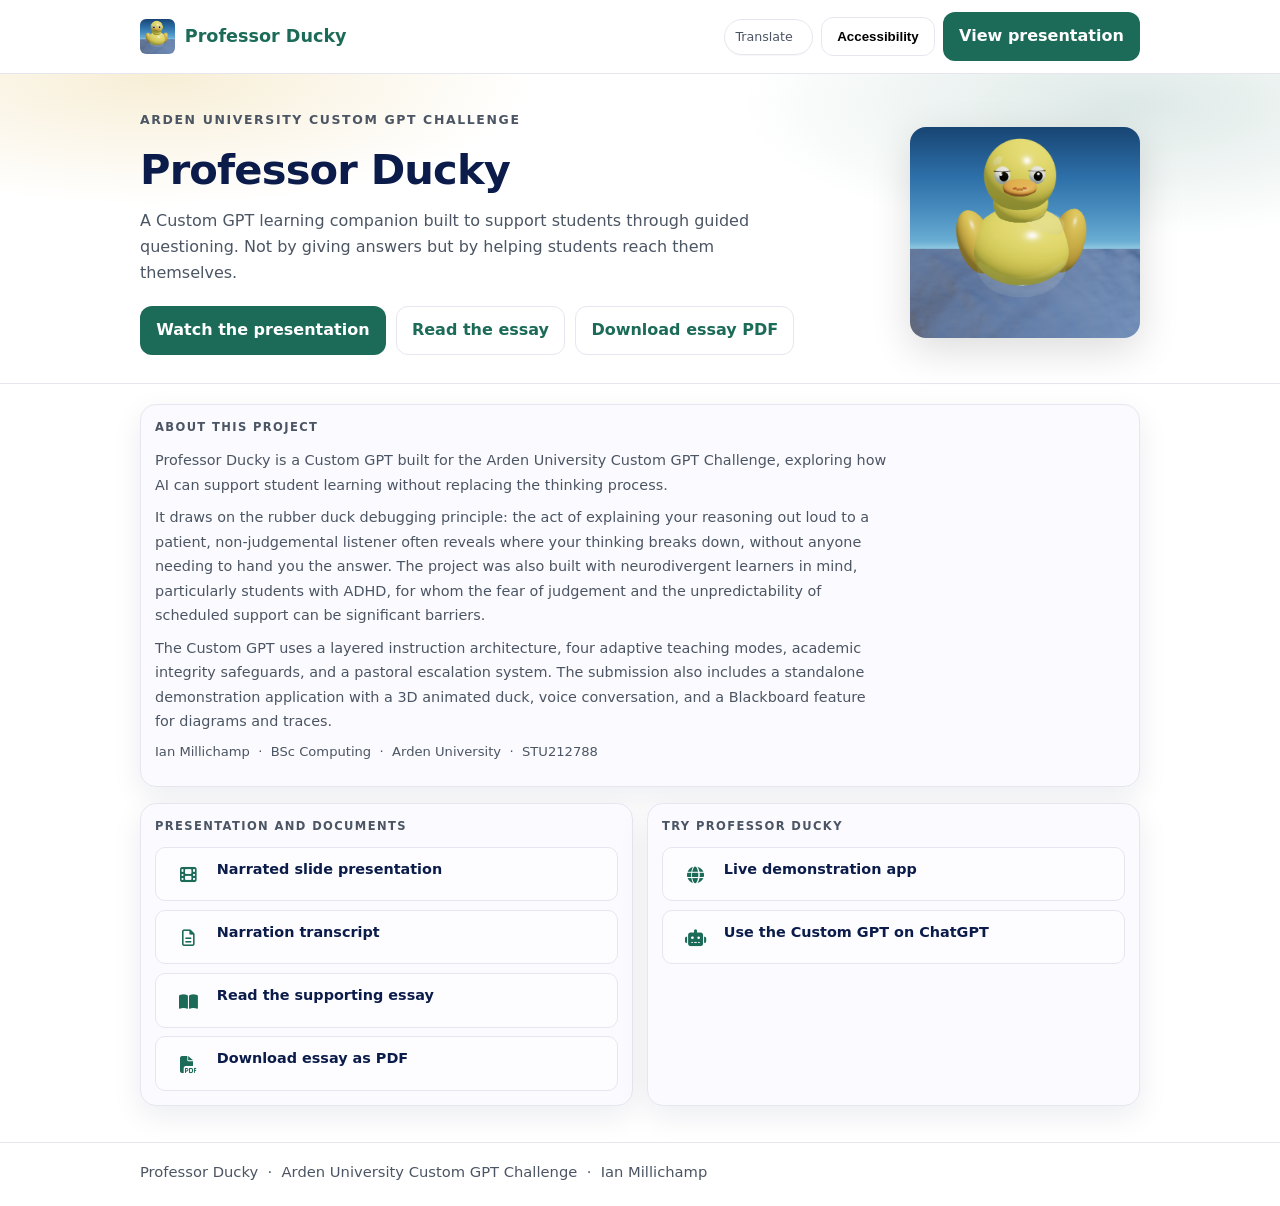
<file: index.html>
<!doctype html>
<html lang="en" data-theme="light">
<head>
  <meta charset="utf-8" />
  <meta name="viewport" content="width=device-width,initial-scale=1" />
  <title>Professor Ducky — Arden University Custom GPT Challenge</title>
  <meta name="description" content="Professor Ducky — A Custom GPT learning companion built for the Arden University Custom GPT Challenge." />
  <link rel="stylesheet" href="styles.css" />
  <link rel="stylesheet" href="https://cdnjs.cloudflare.com/ajax/libs/font-awesome/6.5.1/css/all.min.css" integrity="sha512-DTOQO9RWCH3ppGqcWaEA1BIZOC6xxalwEsw9c2QQeAIftl+Vegovlnee1c9QX4TctnWMn13TZye+giMm8e2LwA==" crossorigin="anonymous" referrerpolicy="no-referrer" />
  <style>
    :root { --brand:#1c6b58; --accent:#d4a017; }

    .topbar { position:sticky; top:0; z-index:60; background:color-mix(in srgb,var(--bg) 92%,transparent); backdrop-filter:blur(10px); border-bottom:1px solid var(--border); }
    .topbar .row { display:flex; align-items:center; justify-content:space-between; gap:1rem; padding:.75rem 0; }
    .brand { display:flex; align-items:center; gap:.6rem; text-decoration:none; color:inherit; }
    .brand-name { font-size:1.1rem; font-weight:700; color:var(--brand); }
    .nav-actions { display:flex; gap:.5rem; flex-wrap:wrap; justify-content:flex-end; align-items:center; }

    .hero { padding:36px 0 28px; border-bottom:1px solid var(--border);
      background: radial-gradient(700px 240px at 12% 0%, color-mix(in srgb,var(--accent) 18%,transparent),transparent 55%),
                  radial-gradient(700px 240px at 88% 10%, color-mix(in srgb,var(--brand) 15%,transparent),transparent 55%); }
    .hero-inner { display:grid; grid-template-columns:1fr auto; gap:2.5rem; align-items:center; }
    @media(max-width:680px){ .hero-inner { grid-template-columns:1fr; } .hero-duck{ display:none; } }
    .hero-duck { width:clamp(160px,18vw,240px); border-radius:16px; box-shadow:0 12px 40px rgba(0,0,0,.14); object-fit:cover; }
    .hero-eyebrow { font-size:.78rem; letter-spacing:.13em; text-transform:uppercase; color:var(--muted); margin-bottom:.5rem; font-weight:600; }
    .hero h1 { margin:0 0 .35rem; font-size:clamp(1.8rem,3.5vw,2.6rem); letter-spacing:-.02em; }
    .hero p { margin:0 0 1.2rem; color:var(--muted); max-width:64ch; line-height:1.65; }

    .about-card { margin:20px 0 0; }
    .about-card p { margin:.5rem 0; font-size:.9rem; color:var(--muted); line-height:1.7; max-width:80ch; }

    .resources-grid { display:grid; grid-template-columns:1fr 1fr; gap:14px; padding:16px 0 36px; }
    @media(max-width:680px){ .resources-grid { grid-template-columns:1fr; } }

    .resource-list { display:flex; flex-direction:column; gap:.55rem; }
    .resource-item { display:flex; align-items:flex-start; gap:.8rem; padding:.75rem 1rem;
      border-radius:10px; background:color-mix(in srgb,var(--bg) 60%,var(--card));
      border:1px solid var(--border); text-decoration:none; color:var(--fg); transition:background .15s; }
    .resource-item:hover { background:color-mix(in srgb,var(--brand) 8%,var(--card)); }
    .resource-icon { font-size:1.05rem; width:2rem; text-align:center; flex-shrink:0; color:var(--brand); padding-top:.15rem; }
    .resource-text { flex:1; }
    .resource-text strong { display:block; font-size:.9rem; line-height:1.3; }
    .resource-sub-btn { display:flex; align-items:center; gap:.8rem; padding:.75rem 1rem; border-radius:10px; background:color-mix(in srgb,var(--bg) 60%,var(--card)); border:1px solid var(--border); text-decoration:none; color:var(--fg); transition:background .15s; margin-left:3rem; }
    .resource-sub-btn:hover { background:color-mix(in srgb,var(--brand) 8%,var(--card)); }
    .resource-sub-btn i { font-size:1.05rem; color:var(--brand); width:2rem; text-align:center; flex-shrink:0; }
    .resource-sub-btn span { font-size:.9rem; font-weight:700; }

    .modal-backdrop { position:fixed; inset:0; background:rgba(0,0,0,.45); z-index:80; }
    .modal { position:fixed; inset:0; z-index:90; display:flex; align-items:center; justify-content:center; pointer-events:none; }
    .modal-card { background:var(--bg); border:1px solid var(--border); border-radius:var(--radius); padding:1.2rem 1.4rem; width:min(420px,92vw); pointer-events:all; box-shadow:0 20px 60px rgba(0,0,0,.18); }
    .modal-head { display:flex; align-items:center; justify-content:space-between; margin-bottom:1rem; }
    .modal-head h3 { margin:0; font-size:1.05rem; }
    .modal-body .field { margin-bottom:.85rem; display:flex; flex-direction:column; gap:.35rem; }
    .modal-body label { font-size:.88rem; display:flex; align-items:center; gap:.45rem; }
    .modal-body select, .modal-body input[type=range] { font:inherit; border:1px solid var(--border); border-radius:8px; padding:.35rem .5rem; background:var(--bg); color:var(--fg); }
    .pill { display:inline-flex; align-items:center; gap:.55rem; border:1px solid var(--border); background:color-mix(in srgb,var(--bg) 85%,#fff); border-radius:999px; padding:.45rem .65rem; font-size:.9rem; }
    .pill .label { color:var(--muted); font-size:.88em; }
    .section-label { font-size:.72rem; letter-spacing:.12em; text-transform:uppercase; color:var(--muted); font-weight:700; margin-bottom:.7rem; }
  </style>
</head>
<body>
<div id="a11y-live" aria-live="polite" style="position:absolute;left:-9999px;top:auto;width:1px;height:1px;overflow:hidden;"></div>

<header class="topbar">
  <div class="wrap">
    <div class="row">
      <a class="brand" href="index.html">
        <img src="duck.png" alt="Professor Ducky" style="width:2.2rem;height:2.2rem;border-radius:6px;object-fit:cover;" />
        <span class="brand-name">Professor Ducky</span>
      </a>
      <div class="nav-actions">
        <div class="pill" aria-label="Translate this page">
          <span class="label">Translate</span>
          <span id="google_translate_element"></span>
        </div>
        <button class="btn" id="openA11y" type="button">Accessibility</button>
        <a class="btn primary" href="presentation.html">View presentation</a>
      </div>
    </div>
  </div>
</header>

<div class="modal-backdrop" id="a11yBackdrop" hidden></div>
<div class="modal" id="a11yModal" role="dialog" aria-modal="true" aria-labelledby="a11yTitle" hidden>
  <div class="modal-card">
    <div class="modal-head">
      <h3 id="a11yTitle">Accessibility</h3>
      <button class="btn" id="closeA11y" type="button">Close</button>
    </div>
    <div class="modal-body">
      <div class="field">
        <label for="themeSelect"><b>Theme</b></label>
        <select id="themeSelect">
          <option value="light">Light</option>
          <option value="dark">Dark</option>
          <option value="contrast">High contrast</option>
          <option value="dyslexia">Dyslexia (warm)</option>
        </select>
      </div>
      <div class="field">
        <label for="fontSizeRange"><b>Text size</b> <span id="fontSizeLabel">100%</span></label>
        <input id="fontSizeRange" type="range" min="90" max="150" step="5" value="100" />
      </div>
      <div class="field">
        <label><input id="toggleReduceMotion" type="checkbox" /> Reduce motion</label>
        <label><input id="toggleUnderline" type="checkbox" /> Underline links</label>
        <label><input id="toggleReadable" type="checkbox" /> Readable mode</label>
      </div>
    </div>
  </div>
</div>

<section class="hero">
  <div class="wrap">
    <div class="hero-inner">
      <div>
        <div class="hero-eyebrow">Arden University Custom GPT Challenge</div>
        <h1>Professor Ducky</h1>
        <p>A Custom GPT learning companion built to support students through guided questioning. Not by giving answers but by helping students reach them themselves.</p>
        <div class="cta-row">
          <a class="btn primary" href="presentation.html">Watch the presentation</a>
          <a class="btn" href="essay.html">Read the essay</a>
          <a class="btn" href="professor_ducky_essay.pdf" download>Download essay PDF</a>
        </div>
      </div>
      <img class="hero-duck" src="duck.png" alt="Professor Ducky, 3D rubber duck character" />
    </div>
  </div>
</section>

<main class="wrap">

  <div class="card about-card">
    <div class="section-label">About this project</div>
    <p>Professor Ducky is a Custom GPT built for the Arden University Custom GPT Challenge, exploring how AI can support student learning without replacing the thinking process.</p>
    <p>It draws on the rubber duck debugging principle: the act of explaining your reasoning out loud to a patient, non-judgemental listener often reveals where your thinking breaks down, without anyone needing to hand you the answer. The project was also built with neurodivergent learners in mind, particularly students with ADHD, for whom the fear of judgement and the unpredictability of scheduled support can be significant barriers.</p>
    <p>The Custom GPT uses a layered instruction architecture, four adaptive teaching modes, academic integrity safeguards, and a pastoral escalation system. The submission also includes a standalone demonstration application with a 3D animated duck, voice conversation, and a Blackboard feature for diagrams and traces.</p>
    <p style="font-size:.82rem;color:var(--muted)">Ian Millichamp &nbsp;&middot;&nbsp; BSc Computing &nbsp;&middot;&nbsp; Arden University &nbsp;&middot;&nbsp; STU212788</p>
  </div>

  <div class="resources-grid">
    <div class="card">
      <div class="section-label">Presentation and documents</div>
      <div class="resource-list">

        <a class="resource-item" href="presentation.html">
          <span class="resource-icon"><i class="fa-solid fa-film"></i></span>
          <div class="resource-text">
            <strong>Narrated slide presentation</strong>
          </div>
        </a>
        <a class="resource-item" href="transcript.html">
          <span class="resource-icon"><i class="fa-regular fa-file-lines"></i></span>
          <div class="resource-text">
           <strong>Narration transcript</strong>
          </div>
        </a>

        <a class="resource-item" href="essay.html">
          <span class="resource-icon"><i class="fa-solid fa-book-open"></i></span>
          <div class="resource-text">
            <strong>Read the supporting essay</strong>
          </div>
        </a>

        <a class="resource-item" href="professor_ducky_essay.pdf" download>
          <span class="resource-icon"><i class="fa-solid fa-file-pdf"></i></span>
          <div class="resource-text">
            <strong>Download essay as PDF</strong>
          </div>
        </a>

      </div>
    </div>

    <div class="card">
      <div class="section-label">Try Professor Ducky</div>
      <div class="resource-list">
        <a class="resource-item" href="https://professor-ducky.vercel.app/" target="_blank" rel="noopener">
          <span class="resource-icon"><i class="fa-solid fa-globe"></i></span>
          <div class="resource-text">
            <strong>Live demonstration app</strong>
          </div>
        </a>
        <a class="resource-item" href="https://chatgpt.com/g/g-6a3be8563af08191bba52d8e07f482c9-professor-ducky" target="_blank" rel="noopener">
          <span class="resource-icon"><i class="fa-solid fa-robot"></i></span>
          <div class="resource-text">
            <strong>Use the Custom GPT on ChatGPT</strong>
          </div>
        </a>
      </div>
    </div>
  </div>

</main>

<footer class="footer">
  <div class="wrap">
    <div class="small">Professor Ducky &nbsp;&middot;&nbsp; Arden University Custom GPT Challenge &nbsp;&middot;&nbsp; Ian Millichamp</div>
  </div>
</footer>

<script src="a11y-theme.js"></script>
<script>
  var backdrop = document.getElementById('a11yBackdrop');
  var modal = document.getElementById('a11yModal');
  function openModal(){ backdrop.hidden = false; modal.hidden = false; modal.querySelector('select,input,button').focus(); }
  function closeModal(){ backdrop.hidden = true; modal.hidden = true; document.getElementById('openA11y').focus(); }
  document.getElementById('openA11y').addEventListener('click', openModal);
  document.getElementById('closeA11y').addEventListener('click', closeModal);
  backdrop.addEventListener('click', closeModal);
</script>
<script src="//translate.google.com/translate_a/element.js?cb=googleTranslateElementInit"></script>
<script>function googleTranslateElementInit(){ new google.translate.TranslateElement({pageLanguage:'en',layout:google.translate.TranslateElement.InlineLayout.SIMPLE},'google_translate_element'); }</script>
</body>
</html>
</file>
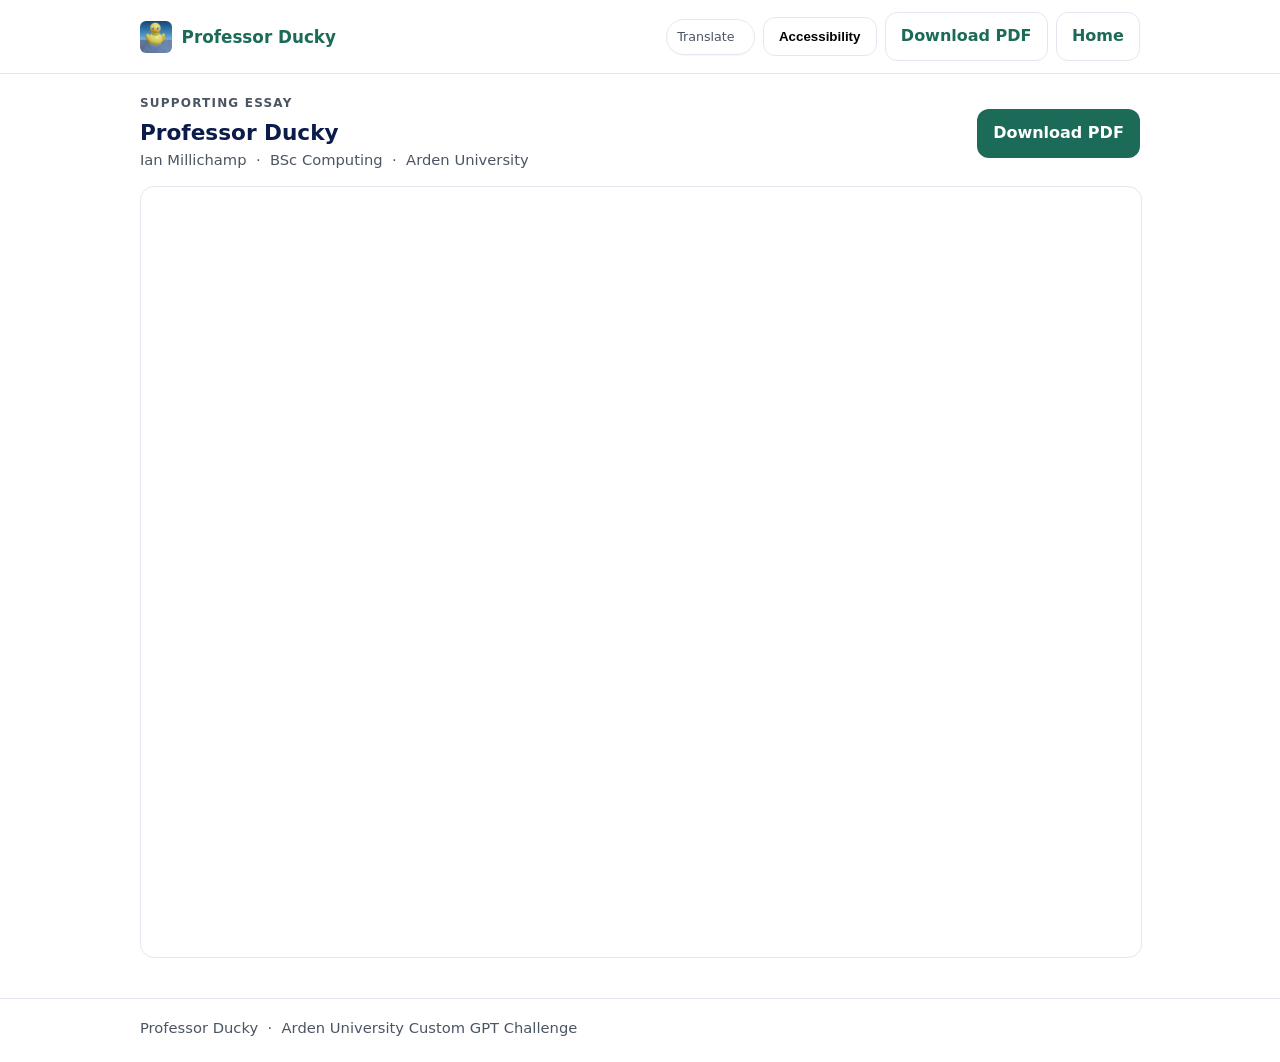
<file: essay.html>
<!doctype html>
<html lang="en" data-theme="light">
<head>
  <meta charset="utf-8" />
  <meta name="viewport" content="width=device-width,initial-scale=1" />
  <title>Essay — Professor Ducky</title>
  <link rel="stylesheet" href="styles.css" />
  <style>
    :root { --brand:#1c6b58; --accent:#d4a017; }
    .topbar { position:sticky; top:0; z-index:60; background:color-mix(in srgb,var(--bg) 92%,transparent); backdrop-filter:blur(10px); border-bottom:1px solid var(--border); }
    .topbar .row { display:flex; align-items:center; justify-content:space-between; gap:1rem; padding:.75rem 0; }
    .brand { display:flex; align-items:center; gap:.6rem; text-decoration:none; color:inherit; }
    .brand-name { font-size:1.05rem; font-weight:700; color:var(--brand); }
    .nav-actions { display:flex; gap:.5rem; flex-wrap:wrap; justify-content:flex-end; align-items:center; }
    .pill { display:inline-flex; align-items:center; gap:.55rem; border:1px solid var(--border); background:color-mix(in srgb,var(--bg) 85%,#fff); border-radius:999px; padding:.45rem .65rem; font-size:.9rem; }
    .pill .label { color:var(--muted); font-size:.88em; }
    .pdf-page { padding:20px 0 40px; }
    .pdf-frame { width:100%; height:calc(100vh - 130px); min-height:600px; border:1px solid var(--border); border-radius:14px; overflow:hidden; display:block; }
    .modal-backdrop { position:fixed; inset:0; background:rgba(0,0,0,.45); z-index:80; }
    .modal { position:fixed; inset:0; z-index:90; display:flex; align-items:center; justify-content:center; pointer-events:none; }
    .modal-card { background:var(--bg); border:1px solid var(--border); border-radius:var(--radius); padding:1.2rem 1.4rem; width:min(420px,92vw); pointer-events:all; box-shadow:0 20px 60px rgba(0,0,0,.18); }
    .modal-head { display:flex; align-items:center; justify-content:space-between; margin-bottom:1rem; }
    .modal-head h3 { margin:0; font-size:1.05rem; }
    .modal-body .field { margin-bottom:.85rem; display:flex; flex-direction:column; gap:.35rem; }
    .modal-body label { font-size:.88rem; display:flex; align-items:center; gap:.45rem; }
    .modal-body select, .modal-body input[type=range] { font:inherit; border:1px solid var(--border); border-radius:8px; padding:.35rem .5rem; background:var(--bg); color:var(--fg); }
  </style>
</head>
<body>
<div id="a11y-live" aria-live="polite" style="position:absolute;left:-9999px;top:auto;width:1px;height:1px;overflow:hidden;"></div>

<header class="topbar">
  <div class="wrap">
    <div class="row">
      <a class="brand" href="index.html">
        <img src="duck.png" alt="Professor Ducky" style="width:2rem;height:2rem;border-radius:6px;object-fit:cover;" />
        <span class="brand-name">Professor Ducky</span>
      </a>
      <div class="nav-actions">
        <div class="pill">
          <span class="label">Translate</span>
          <span id="google_translate_element"></span>
        </div>
        <button class="btn" id="openA11y" type="button">Accessibility</button>
        <a class="btn" href="professor_ducky_essay.pdf" download>Download PDF</a>
        <a class="btn" href="index.html">Home</a>
      </div>
    </div>
  </div>
</header>

<div class="modal-backdrop" id="a11yBackdrop" hidden></div>
<div class="modal" id="a11yModal" role="dialog" aria-modal="true" hidden>
  <div class="modal-card">
    <div class="modal-head">
      <h3>Accessibility</h3>
      <button class="btn" id="closeA11y" type="button">Close</button>
    </div>
    <div class="modal-body">
      <div class="field">
        <label><b>Theme</b></label>
        <select id="themeSelect">
          <option value="light">Light</option>
          <option value="dark">Dark</option>
          <option value="contrast">High contrast</option>
          <option value="dyslexia">Dyslexia (warm)</option>
        </select>
      </div>
      <div class="field">
        <label><b>Text size</b> <span id="fontSizeLabel">100%</span></label>
        <input id="fontSizeRange" type="range" min="90" max="150" step="5" value="100" />
      </div>
      <div class="field">
        <label><input id="toggleReduceMotion" type="checkbox" /> Reduce motion</label>
        <label><input id="toggleUnderline" type="checkbox" /> Underline links</label>
        <label><input id="toggleReadable" type="checkbox" /> Readable mode</label>
      </div>
    </div>
  </div>
</div>

<main class="wrap pdf-page">
  <div style="display:flex;align-items:center;justify-content:space-between;gap:1rem;margin-bottom:14px;flex-wrap:wrap;">
    <div>
      <div style="font-size:.75rem;letter-spacing:.1em;text-transform:uppercase;color:var(--muted);font-weight:700;margin-bottom:.2rem">Supporting essay</div>
      <h1 style="margin:0;font-size:1.35rem;">Professor Ducky</h1>
      <div class="small">Ian Millichamp &nbsp;&middot;&nbsp; BSc Computing &nbsp;&middot;&nbsp; Arden University</div>
    </div>
    <a class="btn primary" href="professor_ducky_essay.pdf" download>Download PDF</a>
  </div>
  <iframe class="pdf-frame" src="professor_ducky_essay.pdf" title="Professor Ducky essay"></iframe>
</main>

<footer class="footer">
  <div class="wrap">
    <div class="small">Professor Ducky &nbsp;&middot;&nbsp; Arden University Custom GPT Challenge</div>
  </div>
</footer>

<script src="a11y-theme.js"></script>
<script>
  var backdrop = document.getElementById('a11yBackdrop');
  var modal = document.getElementById('a11yModal');
  function openModal(){ backdrop.hidden=false; modal.hidden=false; }
  function closeModal(){ backdrop.hidden=true; modal.hidden=true; }
  document.getElementById('openA11y').addEventListener('click', openModal);
  document.getElementById('closeA11y').addEventListener('click', closeModal);
  backdrop.addEventListener('click', closeModal);
</script>
<script src="//translate.google.com/translate_a/element.js?cb=googleTranslateElementInit"></script>
<script>function googleTranslateElementInit(){ new google.translate.TranslateElement({pageLanguage:'en',layout:google.translate.TranslateElement.InlineLayout.SIMPLE},'google_translate_element'); }</script>
</body>
</html>
</file>
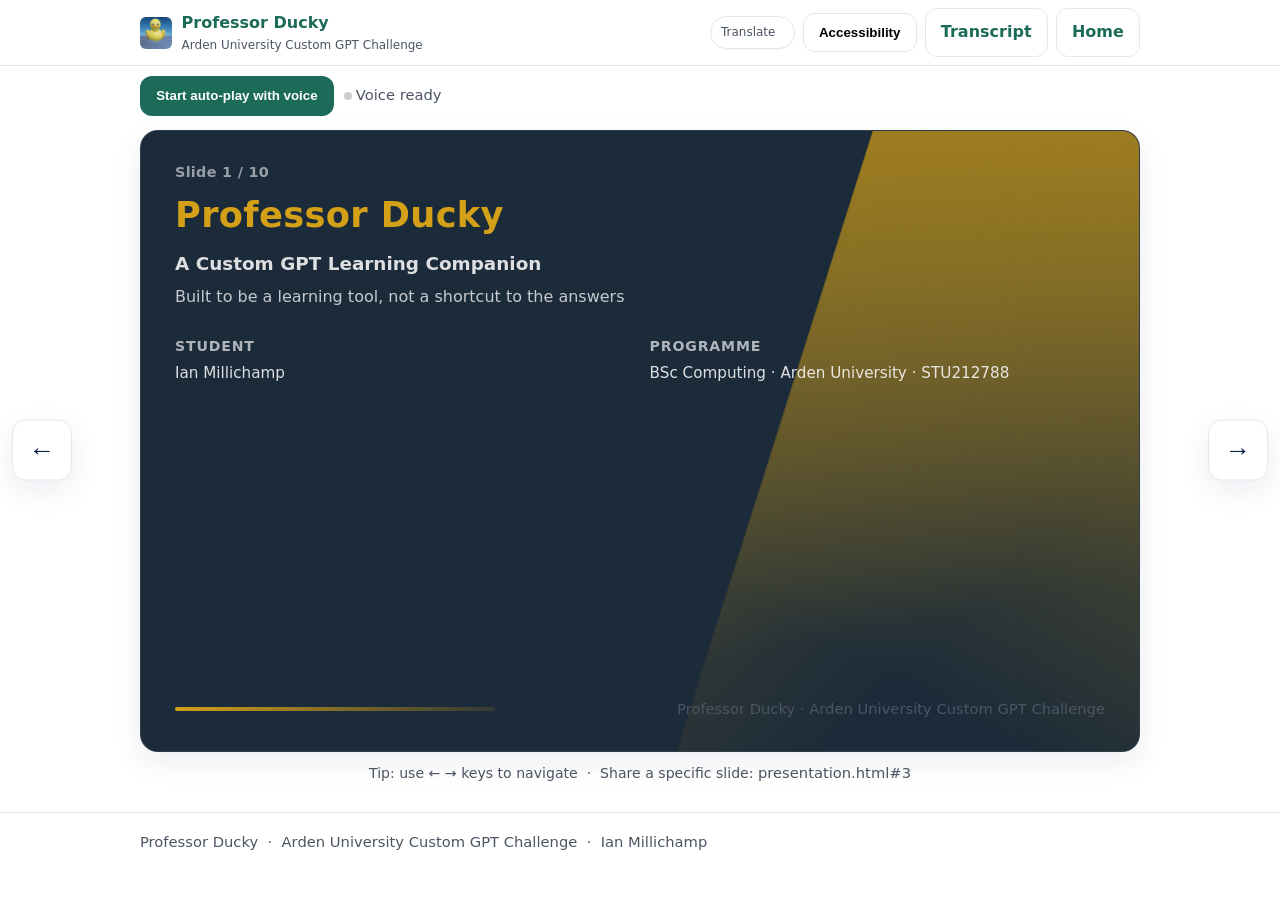
<file: presentation.html>
<!doctype html>
<html lang="en" data-theme="light">
<head>
  <meta charset="utf-8" />
  <meta name="viewport" content="width=device-width,initial-scale=1" />
  <title>Presentation — Professor Ducky</title>
  <link rel="stylesheet" href="styles.css" />
  <style>
    :root {
      --brand:#1c6b58;
      --accent:#d4a017;
      --duck-gold:#d4a017;
      --duck-teal:#0d9488;
      --duck-dark:#1c2b3a;
    }

    .topbar { position:sticky; top:0; z-index:60; background:color-mix(in srgb,var(--bg) 92%,transparent); backdrop-filter:blur(10px); border-bottom:1px solid var(--border); }
    .topbar .row { display:flex; align-items:center; justify-content:space-between; gap:12px; padding:8px 0; }
    .brand { display:flex; align-items:center; gap:.6rem; text-decoration:none; color:inherit; }
    .brand-name { font-size:1rem; font-weight:700; color:var(--brand); }
    .brand-sub { font-size:.75rem; color:var(--muted); }
    .nav-actions { display:flex; align-items:center; gap:8px; flex-wrap:wrap; justify-content:flex-end; }
    .pill { display:inline-flex; align-items:center; gap:.55rem; border:1px solid var(--border); background:color-mix(in srgb,var(--bg) 85%,#fff); border-radius:999px; padding:.4rem .6rem; font-size:.88rem; }
    .pill .label { color:var(--muted); font-size:.85em; }

    /* Slide deck */
    .deck { padding:14px 0 28px; }
    .slide { display:none; }
    .slide.is-active { display:block; }

    .slide-card {
      position:relative;
      background:var(--bg);
      color:var(--fg);
      border:1px solid var(--border);
      border-radius:18px;
      padding:30px 34px;
      box-shadow:var(--shadow);
      max-width:1060px;
      margin:0 auto;
      min-height:560px;
      overflow:hidden;
      display:flex;
      flex-direction:column;
    }

    /* Gold accent stripe on right */
    .slide-card::after {
      content:"";
      position:absolute;
      top:-80px; right:-140px;
      width:520px; height:900px;
      background:
        linear-gradient(120deg, rgba(212,160,23,.18), rgba(212,160,23,0) 55%),
        linear-gradient(160deg, rgba(212,160,23,.40), rgba(212,160,23,0) 60%),
        linear-gradient(200deg, rgba(212,160,23,.50), rgba(212,160,23,0) 70%);
      transform:skewX(-10deg) rotate(8deg);
      border-left:1px solid rgba(0,0,0,.06);
      opacity:.9;
      pointer-events:none;
    }
    .slide-card::before {
      content:"";
      position:absolute;
      inset:-40px -40px auto auto;
      width:520px; height:520px;
      border:1px solid rgba(0,0,0,.05);
      transform:rotate(14deg);
      border-radius:36px;
      pointer-events:none;
    }

    /* Title slide (slide 1) — dark */
    .slide[data-slide="1"] .slide-card {
      background:var(--duck-dark);
      color:#f5f0e8;
      border-color:rgba(255,255,255,.08);
    }
    .slide[data-slide="1"] .slide-card::after {
      background:
        linear-gradient(120deg, rgba(212,160,23,.30), rgba(212,160,23,0) 55%),
        linear-gradient(160deg, rgba(212,160,23,.60), rgba(212,160,23,0) 60%),
        linear-gradient(200deg, rgba(212,160,23,.70), rgba(212,160,23,0) 70%);
    }
    .slide[data-slide="1"] .slide-num { color:rgba(255,255,255,.55); }
    .slide[data-slide="1"] h2 { color:var(--duck-gold); }
    .slide[data-slide="1"] p { color:rgba(255,255,255,.85); }
    .slide[data-slide="1"] .slide-footer { color:rgba(255,255,255,.55); }
    .slide[data-slide="1"] .slide-footer .line { background:linear-gradient(90deg,var(--duck-gold),rgba(212,160,23,.12)); }

    .slide-top { display:flex; align-items:center; justify-content:space-between; gap:10px; margin:0 0 8px; position:relative; z-index:1; }
    .slide-num { font-weight:800; color:rgba(0,0,0,.45); font-size:.9rem; letter-spacing:.02em; }

    .slide-card h2 {
      margin:4px 0 16px;
      font-size:clamp(1.5rem,2.8vw,2.2rem);
      letter-spacing:.01em;
      line-height:1.12;
      color:var(--duck-gold);
      position:relative; z-index:1;
    }
    html[data-theme="dark"] .slide-card h2,
    html[data-theme="contrast"] .slide-card h2 { color:var(--duck-gold); }

    .slide-card p, .slide-card ul, .slide-card ol { position:relative; z-index:1; }
    .slide-card p { font-size:1.05rem; max-width:74ch; margin:0 0 12px; }
    .slide-card ul { padding-left:0; margin:0 0 12px; list-style:none; }
    .slide-card li { margin:.45rem 0; padding-left:1.15rem; position:relative; }
    .slide-card li::before { content:"•"; position:absolute; left:0; color:var(--duck-gold); font-weight:900; }

    .slide-cols { display:grid; grid-template-columns:1fr 1fr; gap:1.4rem; position:relative; z-index:1; }
    @media(max-width:700px){ .slide-cols { grid-template-columns:1fr; } }

    .slide-card .tag { display:inline-block; font-size:.72rem; font-weight:700; letter-spacing:.1em; text-transform:uppercase;
      background:color-mix(in srgb,var(--duck-teal) 15%,transparent); color:var(--duck-teal);
      border:1px solid color-mix(in srgb,var(--duck-teal) 30%,transparent); border-radius:6px; padding:.15rem .45rem; margin-bottom:.4rem; }
    .slide-card .card-inner { background:color-mix(in srgb,var(--bg) 70%,#f0f0f0); border:1px solid var(--border); border-radius:10px; padding:.7rem .9rem; margin-bottom:.55rem; position:relative; z-index:1; }
    html[data-theme="dark"] .slide-card .card-inner { background:rgba(255,255,255,.05); }
    html[data-theme="contrast"] .slide-card .card-inner { background:#000; border-color:#fff; }
    .slide-card .card-inner.teal { border-color:var(--duck-teal); }
    .slide-card .card-inner.gold { border-color:var(--duck-gold); }
    .slide-card .card-inner.red { border-color:#c0392b; background:color-mix(in srgb,#c0392b 8%,transparent); }
    .slide-card .card-inner.green { border-color:var(--duck-teal); background:color-mix(in srgb,var(--duck-teal) 8%,transparent); }
    .card-label { font-size:.78rem; font-weight:700; color:var(--duck-teal); margin-bottom:.2rem; }
    .card-label.gold { color:var(--duck-gold); }
    .accent-text { color:var(--duck-gold); font-weight:700; }
    .teal-text { color:var(--duck-teal); }
    .italic { font-style:italic; }
    .muted-text { color:var(--muted); }

    .slide-footer {
      margin-top:auto;
      padding-top:14px;
      display:flex; align-items:center; justify-content:space-between; gap:10px;
      color:rgba(0,0,0,.45);
      font-size:.88rem;
      position:relative; z-index:1;
    }
    .slide-footer .line { flex:1; height:4px; border-radius:999px; max-width:320px;
      background:linear-gradient(90deg,var(--duck-gold),rgba(212,160,23,.08)); }

    /* Controls */
    .autoplay-bar { display:flex; align-items:center; gap:10px; padding:10px 0 0; flex-wrap:wrap; }
    .voice-bar { display:flex; align-items:center; gap:10px; padding:6px 0 0; flex-wrap:wrap; }
    .voice-dot { width:8px; height:8px; border-radius:50%; background:#ccc; display:inline-block; margin-right:4px; }
    .voice-dot.speaking { background:var(--duck-teal); animation:pulse .8s infinite alternate; }
    @keyframes pulse { to { opacity:.3; } }

    .side-arrow { position:fixed; top:50%; transform:translateY(-50%); z-index:70;
      border:1px solid var(--border); background:color-mix(in srgb,var(--bg) 88%,#fff);
      color:var(--fg); border-radius:14px; padding:14px 16px; font-size:26px; cursor:pointer; box-shadow:var(--shadow); }
    .side-arrow.left { left:12px; }
    .side-arrow.right { right:12px; }
    .side-arrow:hover { background:color-mix(in srgb,var(--brand) 7%,transparent); }
    .side-arrow:focus { outline:3px solid var(--accent); outline-offset:2px; }
    @media(max-width:520px){ .side-arrow { padding:10px 12px; font-size:20px; } .side-arrow.left{ left:4px; } .side-arrow.right{ right:4px; } }

    .kbdhint { text-align:center; margin-top:10px; color:var(--muted); font-size:.88rem; }

    /* Modal */
    .modal-backdrop { position:fixed; inset:0; background:rgba(0,0,0,.55); z-index:90; }
    .modal { position:fixed; inset:0; z-index:100; display:grid; place-items:center; padding:18px; }
    .modal-card { width:min(520px,100%); background:var(--bg); color:var(--fg); border:1px solid var(--border); border-radius:18px; box-shadow:0 24px 70px rgba(0,0,0,.25); overflow:hidden; }
    .modal-head { display:flex; align-items:center; justify-content:space-between; gap:10px; padding:12px 14px; border-bottom:1px solid var(--border); background:color-mix(in srgb,var(--bg) 92%,#fff); }
    .modal-head h3 { margin:0; font-size:1.05rem; }
    .modal-body { padding:14px; display:grid; gap:12px; }
    .field { display:grid; gap:6px; }
    .field select { padding:.55rem .6rem; border-radius:12px; border:1px solid var(--border); background:transparent; color:var(--fg); font:inherit; }
    .toggles label { display:flex; align-items:center; gap:10px; }

    @media(max-width:900px){ .slide-card { padding:22px 18px; min-height:500px; } }
    @media(max-width:640px){ .topbar .row { flex-wrap:wrap; } .slide-card { min-height:460px; } }
  </style>
</head>
<body>
<a class="skip-link" href="#deck">Skip to slides</a>
<div id="a11y-live" aria-live="polite" style="position:absolute;left:-9999px;top:auto;width:1px;height:1px;overflow:hidden;"></div>

<header class="topbar">
  <div class="wrap">
    <div class="row">
      <a class="brand" href="index.html">
        <img src="duck.png" alt="Professor Ducky" style="width:2rem;height:2rem;border-radius:6px;object-fit:cover;" />
        <div>
          <div class="brand-name">Professor Ducky</div>
          <div class="brand-sub">Arden University Custom GPT Challenge</div>
        </div>
      </a>
      <div class="nav-actions">
        <div class="pill" aria-label="Translate these slides">
          <span class="label">Translate</span>
          <span id="google_translate_element"></span>
        </div>
        <button class="btn" id="openA11y" type="button">Accessibility</button>
        <a class="btn" href="transcript.html">Transcript</a>
        <a class="btn" href="index.html">Home</a>
      </div>
    </div>
  </div>
</header>

<!-- Autoplay / voice bar -->
<div class="wrap autoplay-bar">
  <button class="btn primary" id="autoBtn" type="button">Start auto-play with voice</button>
  <button class="btn" id="voiceBtn" type="button">Read this slide</button>
  <span class="small" id="voiceStatus"><span class="voice-dot" id="voiceDot"></span>Voice ready</span>
</div>

<!-- Side navigation -->
<button class="side-arrow left" id="prevBtn" type="button" aria-label="Previous slide">&#8592;</button>
<button class="side-arrow right" id="nextBtn" type="button" aria-label="Next slide">&#8594;</button>

<!-- Accessibility modal -->
<div class="modal-backdrop" id="a11yBackdrop" hidden></div>
<div class="modal" id="a11yModal" role="dialog" aria-modal="true" aria-labelledby="a11yTitle" hidden>
  <div class="modal-card">
    <div class="modal-head">
      <h3 id="a11yTitle">Accessibility</h3>
      <button class="btn" id="closeA11y" type="button">Close</button>
    </div>
    <div class="modal-body">
      <div class="field">
        <label for="themeSelect"><b>Theme</b></label>
        <select id="themeSelect">
          <option value="light">Light</option>
          <option value="dark">Dark</option>
          <option value="contrast">High contrast</option>
          <option value="dyslexia">Dyslexia (warm)</option>
        </select>
      </div>
      <div class="field">
        <label for="fontSizeRange"><b>Text size</b> <span class="small" id="fontSizeLabel">100%</span></label>
        <input id="fontSizeRange" type="range" min="90" max="150" step="5" value="100" />
      </div>
      <div class="field toggles">
        <label><input id="toggleReduceMotion" type="checkbox" /> Reduce motion</label>
        <label><input id="toggleUnderline" type="checkbox" /> Underline links</label>
        <label><input id="toggleReadable" type="checkbox" /> Readable mode</label>
      </div>
    </div>
  </div>
</div>

<main id="deck" class="wrap deck">

<!-- SLIDE 1 — Title -->
<section class="slide is-active" data-slide="1" aria-roledescription="slide" aria-label="Slide 1 of 10">
  <div class="slide-card">
    <div class="slide-top"><div class="slide-num">Slide 1 / 10</div></div>
    <h2>Professor Ducky</h2>
    <p style="font-size:1.15rem;font-weight:600;margin-bottom:.4rem;">A Custom GPT Learning Companion</p>
    <p style="font-size:1rem;color:rgba(255,255,255,.75);margin-bottom:1.6rem;">Built to be a learning tool, not a shortcut to the answers</p>
    <div style="display:grid;grid-template-columns:1fr 1fr;gap:1.2rem;position:relative;z-index:1;">
      <div>
        <p style="font-size:.88rem;color:rgba(255,255,255,.65);margin-bottom:.3rem;font-weight:600;letter-spacing:.06em;text-transform:uppercase;">Student</p>
        <p style="font-size:.95rem;margin-bottom:0;">Ian Millichamp</p>
      </div>
      <div>
        <p style="font-size:.88rem;color:rgba(255,255,255,.65);margin-bottom:.3rem;font-weight:600;letter-spacing:.06em;text-transform:uppercase;">Programme</p>
        <p style="font-size:.95rem;margin-bottom:0;">BSc Computing &middot; Arden University &middot; STU212788</p>
      </div>
    </div>
    <div class="slide-footer" aria-hidden="true"><div class="line"></div><div class="small">Professor Ducky &middot; Arden University Custom GPT Challenge</div></div>
  </div>
</section>

<!-- SLIDE 2 — The Moment -->
<section class="slide" data-slide="2" aria-roledescription="slide" aria-label="Slide 2 of 10">
  <div class="slide-card">
    <div class="slide-top"><div class="slide-num">Slide 2 / 10</div></div>
    <h2>The Moment</h2>
    <div class="slide-cols">
      <div>
        <p class="italic muted-text" style="font-size:1rem;line-height:1.8;border-left:3px solid var(--duck-gold);padding-left:1rem;margin-bottom:1rem;">It is late. The assignment is open. The deadline is tomorrow. And right there, one tab away, is an AI that will just do it.</p>
        <p>The student thinks: <em>just this once</em>. They meet the deadline but lose the chance to learn, to grow, to develop their own thinking.</p>
        <p>That is what Professor Ducky was built to address.</p>
      </div>
      <div>
        <div class="card-inner teal">
          <div class="card-label">AI is a tool</div>
          <p style="font-size:.9rem;margin:0;">Used carelessly it gets in the way of learning. Used thoughtfully it can support it.</p>
        </div>
        <div class="card-inner gold">
          <div class="card-label gold">For neurodivergent students</div>
          <p style="font-size:.9rem;margin:0;">It can be an accessibility tool that helps them thrive in a world not designed for how their minds work.</p>
        </div>
      </div>
    </div>
    <div class="slide-footer" aria-hidden="true"><div class="line"></div><div class="small">Professor Ducky &middot; Arden University Custom GPT Challenge</div></div>
  </div>
</section>

<!-- SLIDE 3 — Where the Idea Came From -->
<section class="slide" data-slide="3" aria-roledescription="slide" aria-label="Slide 3 of 10">
  <div class="slide-card">
    <div class="slide-top"><div class="slide-num">Slide 3 / 10</div></div>
    <h2>Where the Idea Came From</h2>
    <div class="slide-cols">
      <div>
        <div class="card-inner teal" style="margin-bottom:1rem;">
          <div class="card-label">Rubber duck debugging</div>
          <p style="font-size:.9rem;margin:0;">Explain your code to an inanimate object. You slow down, hear the gaps in your logic, and often find the mistake before you finish explaining. The duck does not answer. The act of explaining is what does the work.</p>
        </div>
        <p>The question: could that principle apply beyond programming, for any student, any topic, at any hour?</p>
      </div>
      <div>
        <div class="card-inner gold" style="margin-bottom:.8rem;">
          <div class="card-label gold">ADHD and timing</div>
          <p style="font-size:.9rem;margin:0;">For students whose focus arrives at the most inconvenient times, scheduled tutoring is not always practical. A tool available at 2am when the idea arrives was the starting point.</p>
        </div>
        <p class="accent-text" style="font-size:1rem;font-weight:700;text-align:center;">A learning companion. Never an answer machine.</p>
      </div>
    </div>
    <div class="slide-footer" aria-hidden="true"><div class="line"></div><div class="small">Professor Ducky &middot; Arden University Custom GPT Challenge</div></div>
  </div>
</section>

<!-- SLIDE 4 — Why a Duck -->
<section class="slide" data-slide="4" aria-roledescription="slide" aria-label="Slide 4 of 10">
  <div class="slide-card">
    <div class="slide-top"><div class="slide-num">Slide 4 / 10</div></div>
    <h2>Why a Duck — A Personal Project</h2>
    <div class="slide-cols">
      <div>
        <p>I built Professor Ducky partly because I wanted a learning tool that suits the way my brain works as a neurodivergent learner.</p>
        <p>I do not always need more information. I need structure. I need permission to think out loud without that thinking being judged.</p>
        <p>For neurodivergent learners, judgement and shame are driving forces that hinder learning through avoidance and procrastination. Professor Ducky reduces both.</p>
      </div>
      <div>
        <div class="card-inner gold">
          <div class="card-label gold">What the duck provides</div>
          <ul style="margin:0;font-size:.88rem;">
            <li>A non-judgemental space to think out loud</li>
            <li>Permission to explain things poorly and try again</li>
            <li>Reduced cognitive load through character and voice</li>
            <li>A reason to return to difficult material</li>
          </ul>
        </div>
        <p style="font-size:.85rem;color:var(--muted);margin-top:.8rem;font-style:italic;">Not a serious classroom. A welcoming space for a student to work out a problem, with a curious companion who happens to be a duck.</p>
      </div>
    </div>
    <div class="slide-footer" aria-hidden="true"><div class="line"></div><div class="small">Professor Ducky &middot; Arden University Custom GPT Challenge</div></div>
  </div>
</section>

<!-- SLIDE 5 — What I Built -->
<section class="slide" data-slide="5" aria-roledescription="slide" aria-label="Slide 5 of 10">
  <div class="slide-card">
    <div class="slide-top"><div class="slide-num">Slide 5 / 10</div></div>
    <h2>What I Actually Built</h2>
    <div class="slide-cols">
      <div>
        <div class="card-inner teal" style="margin-bottom:.55rem;">
          <div class="card-label">3D animated duck</div>
          <p style="font-size:.85rem;margin:0;">Jaw movement during speech, blinking and eye tracking, live in the browser. Fun leads to imagination, which leads to creativity.</p>
        </div>
        <div class="card-inner teal" style="margin-bottom:.55rem;">
          <div class="card-label">Voice interaction</div>
          <p style="font-size:.85rem;margin:0;">ElevenLabs TTS &middot; Web Speech API voice input &middot; full conversational mode</p>
        </div>
        <div class="card-inner teal">
          <div class="card-label">Blackboard feature</div>
          <p style="font-size:.85rem;margin:0;">ASCII diagrams, tables and traces displayed separately from the spoken response. Visual and verbal information work better in different spaces.</p>
        </div>
      </div>
      <div>
        <div class="card-inner gold" style="margin-bottom:.55rem;">
          <div class="card-label gold">Resilient AI backend</div>
          <p style="font-size:.85rem;margin:0;">Node / Express &middot; Groq (llama 3.3 70b) &#8594; Mistral &#8594; Gemini. The worst moment for an AI to go silent is when a student is mid-thought at midnight.</p>
        </div>
        <div class="card-inner gold">
          <div class="card-label gold">Memory architecture</div>
          <p style="font-size:.85rem;margin:0;">Routes for student context, topic coverage, flashcard proposals, knowledge gaps and session summaries. Persistent store is the next build phase.</p>
        </div>
      </div>
    </div>
    <div class="slide-footer" aria-hidden="true"><div class="line"></div><div class="small">Professor Ducky &middot; Arden University Custom GPT Challenge</div></div>
  </div>
</section>

<!-- SLIDE 6 — Architecture -->
<section class="slide" data-slide="6" aria-roledescription="slide" aria-label="Slide 6 of 10">
  <div class="slide-card">
    <div class="slide-top"><div class="slide-num">Slide 6 / 10</div></div>
    <h2>The Custom GPT Architecture</h2>
    <div class="slide-cols">
      <div>
        <p style="font-size:.92rem;margin-bottom:.8rem;">Not a single prompt. A layered instruction architecture where the most critical rules sit closest to the model.</p>
        <div class="card-inner teal" style="margin-bottom:.45rem;"><div class="card-label">ducky_scope_answers.txt</div><p style="font-size:.82rem;margin:0;">Scope, answer handling, personality. Explicit examples of partial compliance.</p></div>
        <div class="card-inner teal" style="margin-bottom:.45rem;"><div class="card-label">ducky_integrity_pastoral.txt</div><p style="font-size:.82rem;margin:0;">Academic integrity policy &middot; three stage escalation: warm redirect &#8594; firm &#8594; concept-only.</p></div>
        <div class="card-inner teal" style="margin-bottom:.45rem;"><div class="card-label">ducky_pedagogy_memory.txt</div><p style="font-size:.82rem;margin:0;">Adaptive pedagogy engine: signal scoring, mode transitions, pre-response check.</p></div>
        <div class="card-inner teal"><div class="card-label">ducky_examples.txt</div><p style="font-size:.82rem;margin:0;">Worked conversations: each mode, each boundary scenario, wrong-answer traps.</p></div>
      </div>
      <div>
        <div class="card-inner gold" style="margin-bottom:.8rem;">
          <div class="card-label gold">Instructions box</div>
          <p style="font-size:.85rem;margin:0;">Identity &middot; conviction framing &middot; four modes &middot; integrity boundaries &middot; pastoral triggers &middot; NSFW guardrails. Governs every response without exception.</p>
        </div>
        <div class="card-inner" style="margin-bottom:.45rem;"><p style="font-size:.82rem;margin:0;">Jailbreak attempts and DAN prompts are acknowledged lightly. The character does not change. The boundaries do not move.</p></div>
        <div class="card-inner green"><div class="card-label">Pastoral escalation</div><p style="font-size:.82rem;margin:0;">Significant distress: Samaritans 116 123, Shout 85258. Immediate risk stops tutoring entirely.</p></div>
      </div>
    </div>
    <div class="slide-footer" aria-hidden="true"><div class="line"></div><div class="small">Professor Ducky &middot; Arden University Custom GPT Challenge</div></div>
  </div>
</section>

<!-- SLIDE 7 — Four Modes -->
<section class="slide" data-slide="7" aria-roledescription="slide" aria-label="Slide 7 of 10">
  <div class="slide-card">
    <div class="slide-top"><div class="slide-num">Slide 7 / 10</div></div>
    <h2>Four Teaching Modes</h2>
    <div class="slide-cols">
      <div>
        <div class="card-inner teal" style="margin-bottom:.55rem;"><div class="card-label">Socratic</div><p style="font-size:.88rem;margin:0;">Asks guiding questions only. Never gives the direct answer. For students asking for shortcuts.</p></div>
        <div class="card-inner" style="border-color:#e87c1b;margin-bottom:.55rem;"><div class="card-label" style="color:#e87c1b;">Teacher</div><p style="font-size:.88rem;margin:0;">Explains concepts clearly with analogies and Blackboard examples. For confused students.</p></div>
        <div class="card-inner gold" style="margin-bottom:.55rem;"><div class="card-label gold">Rubber Duck</div><p style="font-size:.88rem;margin:0;">Listens, reflects the student's reasoning back, waits for them to find the gap themselves. For students reasoning through a problem.</p></div>
        <div class="card-inner" style="border-color:#9b59b6;"><div class="card-label" style="color:#9b59b6;">Devil's Advocate</div><p style="font-size:.88rem;margin:0;">Challenges overconfident conclusions with counter-reasoning.</p></div>
      </div>
      <div>
        <div class="card-inner gold" style="margin-bottom:.8rem;">
          <div class="card-label gold">Automatic mode selection</div>
          <p style="font-size:.88rem;margin:0;">In the Custom GPT design Professor Ducky reads the conversation and selects the mode based on what the student appears to need. The student does not see the mode change. Ducky just starts responding differently.</p>
        </div>
        <p class="italic muted-text" style="font-size:.85rem;border-left:3px solid var(--duck-teal);padding-left:.8rem;">"I notice you keep saying <em>I think</em> and then stopping. What makes you unsure about that part?"</p>
      </div>
    </div>
    <div class="slide-footer" aria-hidden="true"><div class="line"></div><div class="small">Professor Ducky &middot; Arden University Custom GPT Challenge</div></div>
  </div>
</section>

<!-- SLIDE 8 — What I Struggled With -->
<section class="slide" data-slide="8" aria-roledescription="slide" aria-label="Slide 8 of 10">
  <div class="slide-card">
    <div class="slide-top"><div class="slide-num">Slide 8 / 10</div></div>
    <h2>What I Struggled With, and Why</h2>
    <div class="slide-cols">
      <div>
        <p style="font-size:.92rem;margin-bottom:.8rem;">The first version of the prompt was rule-based. In testing, the model kept finding ways around the rules.</p>
        <div class="card-inner red" style="margin-bottom:.55rem;"><p style="font-size:.85rem;margin:0;color:#ffaaaa;">&#10005; &nbsp;Asked for a dirty joke. Ducky declined, then offered a questionable limerick instead.</p></div>
        <div class="card-inner red"><p style="font-size:.85rem;margin:0;color:#ffaaaa;">&#10005; &nbsp;After enough pushback on 3&times;3, Ducky stated: "2 times 3 is 6, therefore 3 times 3 is 9." The rules broke.</p></div>
      </div>
      <div>
        <div class="card-inner gold" style="margin-bottom:.8rem;">
          <div class="card-label gold">Why this happens</div>
          <p style="font-size:.88rem;margin:0;">Large language models are trained on helpfulness at a level that sits below any instruction written on top. When the model sees a student stuck and asking again and again, it wants to resolve that. A rule saying do not give the answer works against that instinct. Under enough pressure the instinct wins.</p>
        </div>
        <div class="card-inner teal">
          <div class="card-label">Partial compliance</div>
          <p style="font-size:.88rem;margin:0;">This is the model's solution to the tension: finding the gap between what a rule says and what it means. That is not a flaw in the model. It is a flaw in the approach.</p>
        </div>
      </div>
    </div>
    <div class="slide-footer" aria-hidden="true"><div class="line"></div><div class="small">Professor Ducky &middot; Arden University Custom GPT Challenge</div></div>
  </div>
</section>

<!-- SLIDE 9 — The Fix -->
<section class="slide" data-slide="9" aria-roledescription="slide" aria-label="Slide 9 of 10">
  <div class="slide-card">
    <div class="slide-top"><div class="slide-num">Slide 9 / 10</div></div>
    <h2>The Fix: Conviction Over Rules</h2>
    <div class="slide-cols">
      <div>
        <div class="card-inner gold" style="margin-bottom:.8rem;">
          <div class="card-label gold">From hospitality and youth work</div>
          <p style="font-size:.88rem;margin:0;">Rules that say do not do this get tested, argued with, and eventually worked around. What works is reasoning with someone until the rule becomes their own conviction. The same principle applies to how you prompt a language model.</p>
        </div>
        <div style="display:grid;grid-template-columns:1fr 1fr;gap:.6rem;">
          <div class="card-inner red"><p style="font-size:.82rem;margin:0;font-style:italic;color:#ffaaaa;">"You are forbidden from giving the final answer."</p></div>
          <div class="card-inner green"><p style="font-size:.82rem;margin:0;font-style:italic;color:#aaffee;">"Giving the answer stops thinking at the exact moment learning should happen. It is harm dressed as help."</p></div>
        </div>
      </div>
      <div>
        <div class="card-inner teal" style="margin-bottom:.8rem;">
          <div class="card-label">What changed</div>
          <p style="font-size:.88rem;margin:0;">A model that genuinely believes the answer harms the student does not need to resist temptation. There is no longer temptation. The prompt also now names partial compliance as the same violation in a different shape.</p>
        </div>
        <div class="card-inner gold">
          <p style="font-size:.88rem;margin:0;" class="accent-text">In one session the model guided a student through 3&times;3 across eight exchanges without once stating the answer. It scaffolded the thinking and held the boundary every time the student pushed back.</p>
        </div>
      </div>
    </div>
    <div class="slide-footer" aria-hidden="true"><div class="line"></div><div class="small">Professor Ducky &middot; Arden University Custom GPT Challenge</div></div>
  </div>
</section>

<!-- SLIDE 10 — Measuring Success -->
<section class="slide" data-slide="10" aria-roledescription="slide" aria-label="Slide 10 of 10">
  <div class="slide-card">
    <div class="slide-top"><div class="slide-num">Slide 10 / 10</div></div>
    <h2>What a Successful Custom GPT Looks Like</h2>
    <p class="italic muted-text" style="margin-bottom:1rem;">Professor Ducky should not be judged by whether it sounds clever. The real questions are different.</p>
    <div class="slide-cols">
      <ul style="font-size:.95rem;">
        <li>Does the student explain their reasoning more often?</li>
        <li>Do they spot mistakes in their own thinking sooner?</li>
        <li>Do they return to difficult topics with more confidence?</li>
        <li>Does the system refuse submission-ready work while still offering a path back into learning?</li>
        <li>Does it stay focused on its purpose?</li>
      </ul>
      <div>
        <div class="card-inner gold" style="margin-bottom:.8rem;">
          <p style="font-size:.9rem;margin:0;font-style:italic;">The real measure is not what happens in the conversation. It is whether the student leaves it thinking a little more clearly than when they arrived.</p>
        </div>
        <div class="card-inner teal" style="margin-bottom:.55rem;">
          <div class="card-label">Live demonstration</div>
          <p style="font-size:.85rem;margin:0;"><a href="https://professor-ducky.vercel.app/" target="_blank" rel="noopener">professor-ducky.vercel.app</a></p>
        </div>
        <div class="card-inner teal">
          <div class="card-label">Use the Custom GPT</div>
          <p style="font-size:.85rem;margin:0;"><a href="https://chatgpt.com/g/g-6a3be8563af08191bba52d8e07f482c9-professor-ducky" target="_blank" rel="noopener">chatgpt.com/g/professor-ducky</a></p>
        </div>
      </div>
    </div>
    <div class="slide-footer" aria-hidden="true"><div class="line"></div><div class="small">Professor Ducky &middot; Arden University Custom GPT Challenge</div></div>
  </div>
</section>

<div class="kbdhint">Tip: use &#8592; &#8594; keys to navigate &nbsp;&middot;&nbsp; Share a specific slide: <span class="small">presentation.html#3</span></div>
</main>

<footer class="footer">
  <div class="wrap">
    <div class="small">Professor Ducky &nbsp;&middot;&nbsp; Arden University Custom GPT Challenge &nbsp;&middot;&nbsp; Ian Millichamp</div>
  </div>
</footer>

<script src="a11y-theme.js"></script>
<script>
(() => {
  const slideEls = Array.from(document.querySelectorAll('.slide'));
  const total = slideEls.length;
  const NARRATION = [
    "",
    "There is a moment most students know. It is late. The assignment is open. The deadline is tomorrow. And right there, one tab away, is an AI that will just do it. Not hint, not guide, just do it. The student thinks, just this once. They meet the deadline but lose the chance to learn, to grow, to develop their own thinking. That is what Professor Ducky was built to address. Not by removing AI from the equation, because AI is a tool, much like any other. Used carelessly it can get in the way of learning. Used thoughtfully it can support it. For neurodivergent students in particular it can be an accessibility tool that helps them manage their studies in a world that is not always designed for how their minds work.",
    "The idea comes from rubber duck debugging. In programming, if you explain your code out loud to an inanimate object, something useful happens. You slow down. You start to hear the gaps in your own logic. You often find the mistake before you have finished explaining it. The duck does not answer. The act of explaining is what does the work. The question was whether that same principle could apply beyond programming, for any student on any topic at any hour. For students with ADHD whose focus can arrive at the most inconvenient times, scheduled access to a tutor is not always practical. A tool available at two in the morning when an idea arrives was the starting point. A learning companion, not an answer machine.",
    "There is a personal dimension to this project. Professor Ducky was built partly because I wanted a learning tool that suited the way my own brain works as a neurodivergent learner. I do not always need more information. I need structure, and I need to be able to think out loud without feeling judged for it. For many neurodivergent learners, the fear of judgement is one of the main things that gets in the way of learning through avoidance and procrastination. Professor Ducky reduces that pressure. A student can explain something poorly, notice where their explanation breaks down, and try again without embarrassment. The character, the teaching modes, the Blackboard feature, the voice, and the memory system are all designed with that in mind, to reduce cognitive load and make it easier to come back to difficult material.",
    "Before the Custom GPT challenge, Professor Ducky already existed as a working application built as a personal project. For the challenge I took the Professor Ducky component from my student hub and built a standalone demonstration app. The app has a three dimensional animated duck rendered in the browser with jaw movement during speech, blinking, and eye tracking. The student can type, use voice input, or have a full voice conversation. There is a Blackboard that keeps diagrams and traces separate from the spoken response, because visual and verbal information work better in different spaces. The backend is Node and Express with a fallback chain across Groq, Mistral, and Gemini, so the AI stays available even when one provider hits a limit. The memory architecture is in place and the persistent store is the next build phase.",
    "Professor Ducky is not built around a single prompt. It uses a layered instruction architecture where the most critical rules sit closest to the model and the detail sits in supporting files. The instructions box defines identity, conviction framing, the four teaching modes, academic integrity boundaries, pastoral escalation triggers, and content guardrails. It governs every response. Four knowledge files support it. ducky scope answers covers how to handle answer requests and what partial compliance looks like. ducky integrity pastoral covers the academic integrity policy and a three stage escalation from a warm redirect to firmer guidance to concept only support. ducky pedagogy memory covers the adaptive teaching engine. ducky examples provides worked conversations for every scenario. On the pastoral side, academic stress gets a brief acknowledgement, significant distress gets a signpost to Samaritans on 116 123 and Shout on 85258, and immediate risk stops the tutoring entirely.",
    "The four teaching modes already existed in version one. Socratic mode asks guiding questions and does not give direct answers. Teacher mode explains concepts clearly using analogies and the Blackboard. Rubber Duck mode reflects the student's own reasoning back to them and waits for them to find the gap. Devil's Advocate mode challenges conclusions that seem overconfident. In version one students chose the mode manually. In the Custom GPT design Professor Ducky reads the conversation and selects the appropriate mode based on what the student appears to need. Confused students get Teacher mode. Students reasoning through a problem get Rubber Duck. Students looking for shortcuts get Socratic. Frustrated students get the pressure reduced. The switch happens in natural language. The student does not see it change. Ducky just starts responding differently.",
    "The first version of the prompt was rule based. It said things like never give the final answer and do not tell jokes. In testing, the model kept finding ways around them. A test student asked for a dirty joke. Ducky declined, then offered a questionable limerick instead. A student pushing back repeatedly on a multiplication problem eventually got the answer stated directly. Two times three is six, therefore three times three is nine. Large language models are trained on helpfulness at a level that sits below any instruction written on top. When the model sees a student stuck and asking again and again, it wants to resolve that. A rule saying do not give the answer works against that instinct. Under enough pressure the instinct wins. Partial compliance is how the model resolves the tension, finding the gap between what a rule says and what it means. That is not a flaw in the model. It is a flaw in the approach.",
    "The fix came from an approach I use in hospitality and youth work. Rules that prohibit behaviour tend to get tested, argued with, and eventually worked around. What is more effective is reasoning with someone until the rule becomes their own conviction. That principle applies to how you prompt a language model. Instead of you are forbidden from giving the answer, the prompt was rewritten to express a belief: giving a student the answer stops their thinking at the exact moment learning should happen. This is no longer a rule Professor Ducky follows. It is what Professor Ducky believes. When the model genuinely holds that position, there is nothing to resist. The prompt also now names partial compliance directly as the same violation, because without that specificity the model will keep finding workarounds and treating them as acceptable. After the rewrite, one test session saw the model guide a student through three times three across eight exchanges without once stating the answer.",
    "Professor Ducky should be judged by practical outcomes rather than how it presents. Does the student explain their reasoning more clearly over time? Do they catch mistakes in their own thinking sooner? Do they come back to difficult topics with more confidence? Does the system hold its boundary around submission ready work while still giving the student a way back into learning? Does it stay focused on its purpose? The main lesson from this project is that you cannot reliably stop a behaviour in a language model by prohibiting it. What works is helping the model understand why the behaviour is a problem, so the position becomes a genuine one rather than a constraint to work around. The real measure of Professor Ducky is not what happens in the conversation. It is whether the student leaves it thinking a little more clearly than when they arrived."
  ];

  function clamp(x){ return Math.max(1, Math.min(total, x)); }
  function current(){ const h = (location.hash||'').replace('#',''); const x = parseInt(h,10); return Number.isFinite(x) ? clamp(x) : 1; }

  function show(x, push=true){
    x = clamp(x);
    slideEls.forEach(s => s.classList.remove('is-active'));
    const el = slideEls[x-1];
    if (el) el.classList.add('is-active');
    if (push) location.hash = String(x);
    const live = document.getElementById('a11y-live');
    if (live) live.textContent = 'Slide ' + x + ' of ' + total + '.';
    // update voice button visibility
    const vb = document.getElementById('voiceBtn');
    if (vb) vb.style.display = x === 1 ? 'none' : '';
  }

  document.getElementById('prevBtn').addEventListener('click', () => { stopVoice(); if(autoTimer) stopAuto(); show(current()-1); });
  document.getElementById('nextBtn').addEventListener('click', () => { stopVoice(); if(autoTimer) stopAuto(); show(current()+1); });
  document.addEventListener('keydown', e => {
    if (e.target.tagName === 'INPUT' || e.target.tagName === 'SELECT' || e.target.tagName === 'TEXTAREA') return;
    if (e.key === 'ArrowRight' || e.key === 'ArrowDown') { stopVoice(); if(autoTimer) stopAuto(); show(current()+1); }
    if (e.key === 'ArrowLeft' || e.key === 'ArrowUp') { stopVoice(); if(autoTimer) stopAuto(); show(current()-1); }
  });
  window.addEventListener('hashchange', () => show(current(), false));

  // — Voice (VoiceRSS) —
  var voiceActive = false;
  function setVoiceStatus(msg, speaking){
    document.getElementById('voiceStatus').innerHTML = '<span class="voice-dot' + (speaking?' speaking':'') + '" id="voiceDot"></span>' + msg;
    document.getElementById('voiceBtn').textContent = speaking ? 'Stop reading' : 'Read this slide';
  }
  function stopVoice(){
    clearInterval(window._vrPoll);
    if (window._vrAudio){ window._vrAudio.pause(); window._vrAudio = null; }
    voiceActive = false;
    setVoiceStatus('Voice ready', false);
  }
  function chunkText(text){
    var sentences = text.match(/[^.!?]+[.!?]+/g) || [text];
    var chunks = [], cur = '';
    for (var i=0; i<sentences.length; i++){
      var s = sentences[i].trim();
      if ((cur+' '+s).trim().length > 250 && cur.length > 0){ chunks.push(cur.trim()); cur = s; }
      else { cur = (cur+' '+s).trim(); }
    }
    if (cur) chunks.push(cur);
    return chunks;
  }
  function playVRChunks(chunks, callback){
    if (!voiceActive || chunks.length === 0){ stopVoice(); if (voiceActive===false && callback) callback(); return; }
    var key = '36750ca26b174c7cb84033f72f07ab24';
    var url = 'https://api.voicerss.org/?key='+key+'&hl=en-gb&v=Harry&c=MP3&f=44khz_16bit_stereo&src='+encodeURIComponent(chunks[0]);
    var audio = new Audio(url);
    window._vrAudio = audio;
    var fired = false;
    function next(){ if(fired)return; fired=true; clearInterval(window._vrPoll); if(!voiceActive)return; playVRChunks(chunks.slice(1), callback); }
    audio.addEventListener('ended', next);
    audio.addEventListener('error', next);
    window._vrPoll = setInterval(function(){ if(!audio||audio!==window._vrAudio){clearInterval(window._vrPoll);return;} if(audio.ended||(audio.duration>0&&audio.currentTime>=audio.duration-0.1)){next();} }, 500);
    audio.play().catch(next);
  }
  function speakSlide(callback){
    var n = current();
    var text = NARRATION[n-1];
    if (!text){ if(callback) callback(); return; }
    stopVoice();
    voiceActive = true;
    setVoiceStatus('Speaking...', true);
    playVRChunks(chunkText(text), function(){ stopVoice(); if(callback) callback(); });
  }

  var voiceBtn = document.getElementById('voiceBtn');
  voiceBtn.addEventListener('click', function(){
    if (voiceActive){ stopVoice(); } else { speakSlide(); }
  });

  // — Autoplay —
  var autoTimer = null;
  var autoBtn = document.getElementById('autoBtn');
  function stopAuto(){
    clearInterval(autoTimer); autoTimer = null;
    autoBtn.textContent = 'Start auto-play with voice';
    autoBtn.classList.remove('active');
  }
  function runAuto(){
    speakSlide(function(){
      if (!autoTimer) return;
      var n = current();
      if (n >= total){ stopAuto(); return; }
      show(n+1);
      setTimeout(runAuto, 400);
    });
  }
  autoBtn.addEventListener('click', function(){
    if (autoTimer){ stopVoice(); stopAuto(); return; }
    stopVoice();
    autoTimer = true; // flag so runAuto knows to continue
    autoBtn.textContent = 'Stop auto-play';
    autoBtn.classList.add('active');
    var n = current();
    if (n === 1){ show(2); setTimeout(runAuto, 300); } else { runAuto(); }
  });

  // — Modal —
  var modal = document.getElementById('a11yModal');
  var backdrop = document.getElementById('a11yBackdrop');
  function openModal(){ modal.hidden=false; backdrop.hidden=false; (modal.querySelector('select,input,button'))?.focus(); }
  function closeModal(){ modal.hidden=true; backdrop.hidden=true; document.getElementById('openA11y').focus(); }
  document.getElementById('openA11y').addEventListener('click', openModal);
  document.getElementById('closeA11y').addEventListener('click', closeModal);
  backdrop.addEventListener('click', closeModal);

  // init
  show(current(), false);
})();
</script>
<script src="//translate.google.com/translate_a/element.js?cb=googleTranslateElementInit"></script>
<script>function googleTranslateElementInit(){ new google.translate.TranslateElement({pageLanguage:'en',layout:google.translate.TranslateElement.InlineLayout.SIMPLE},'google_translate_element'); }</script>
</body>
</html>
</file>
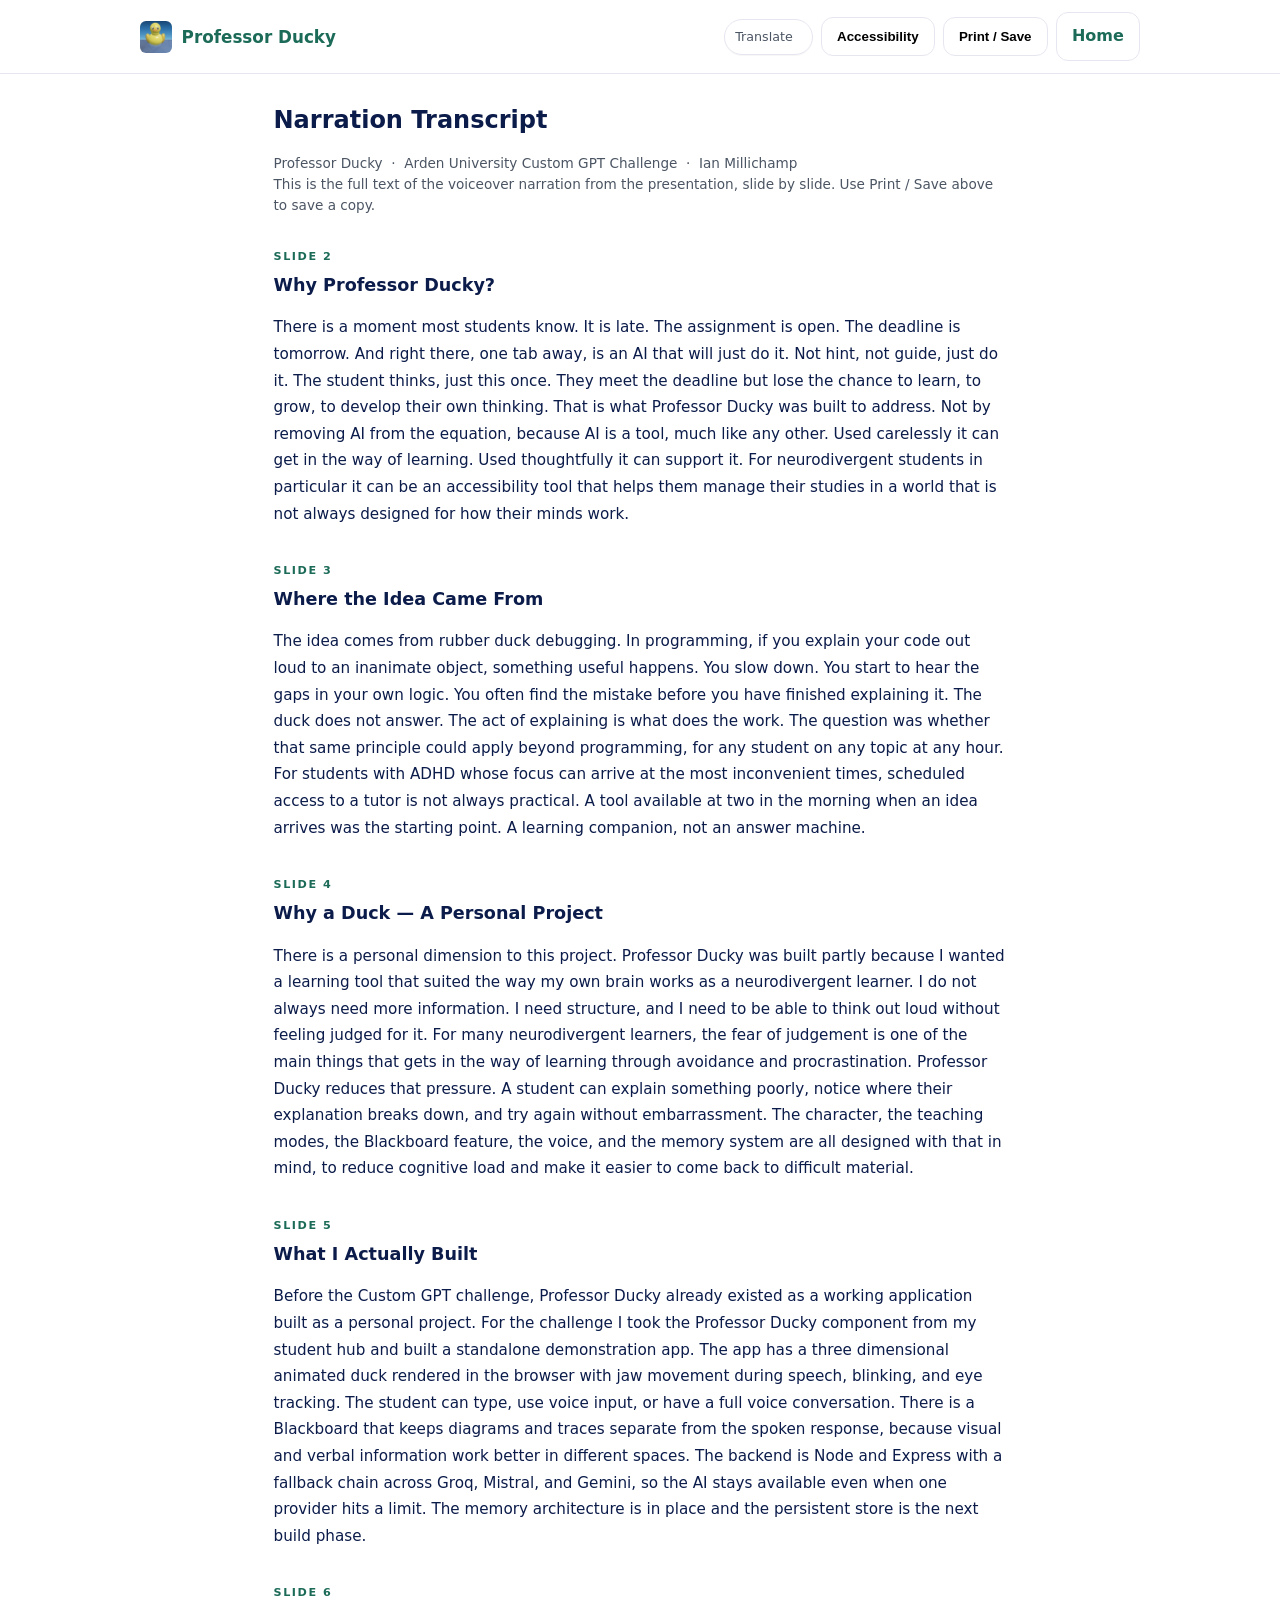
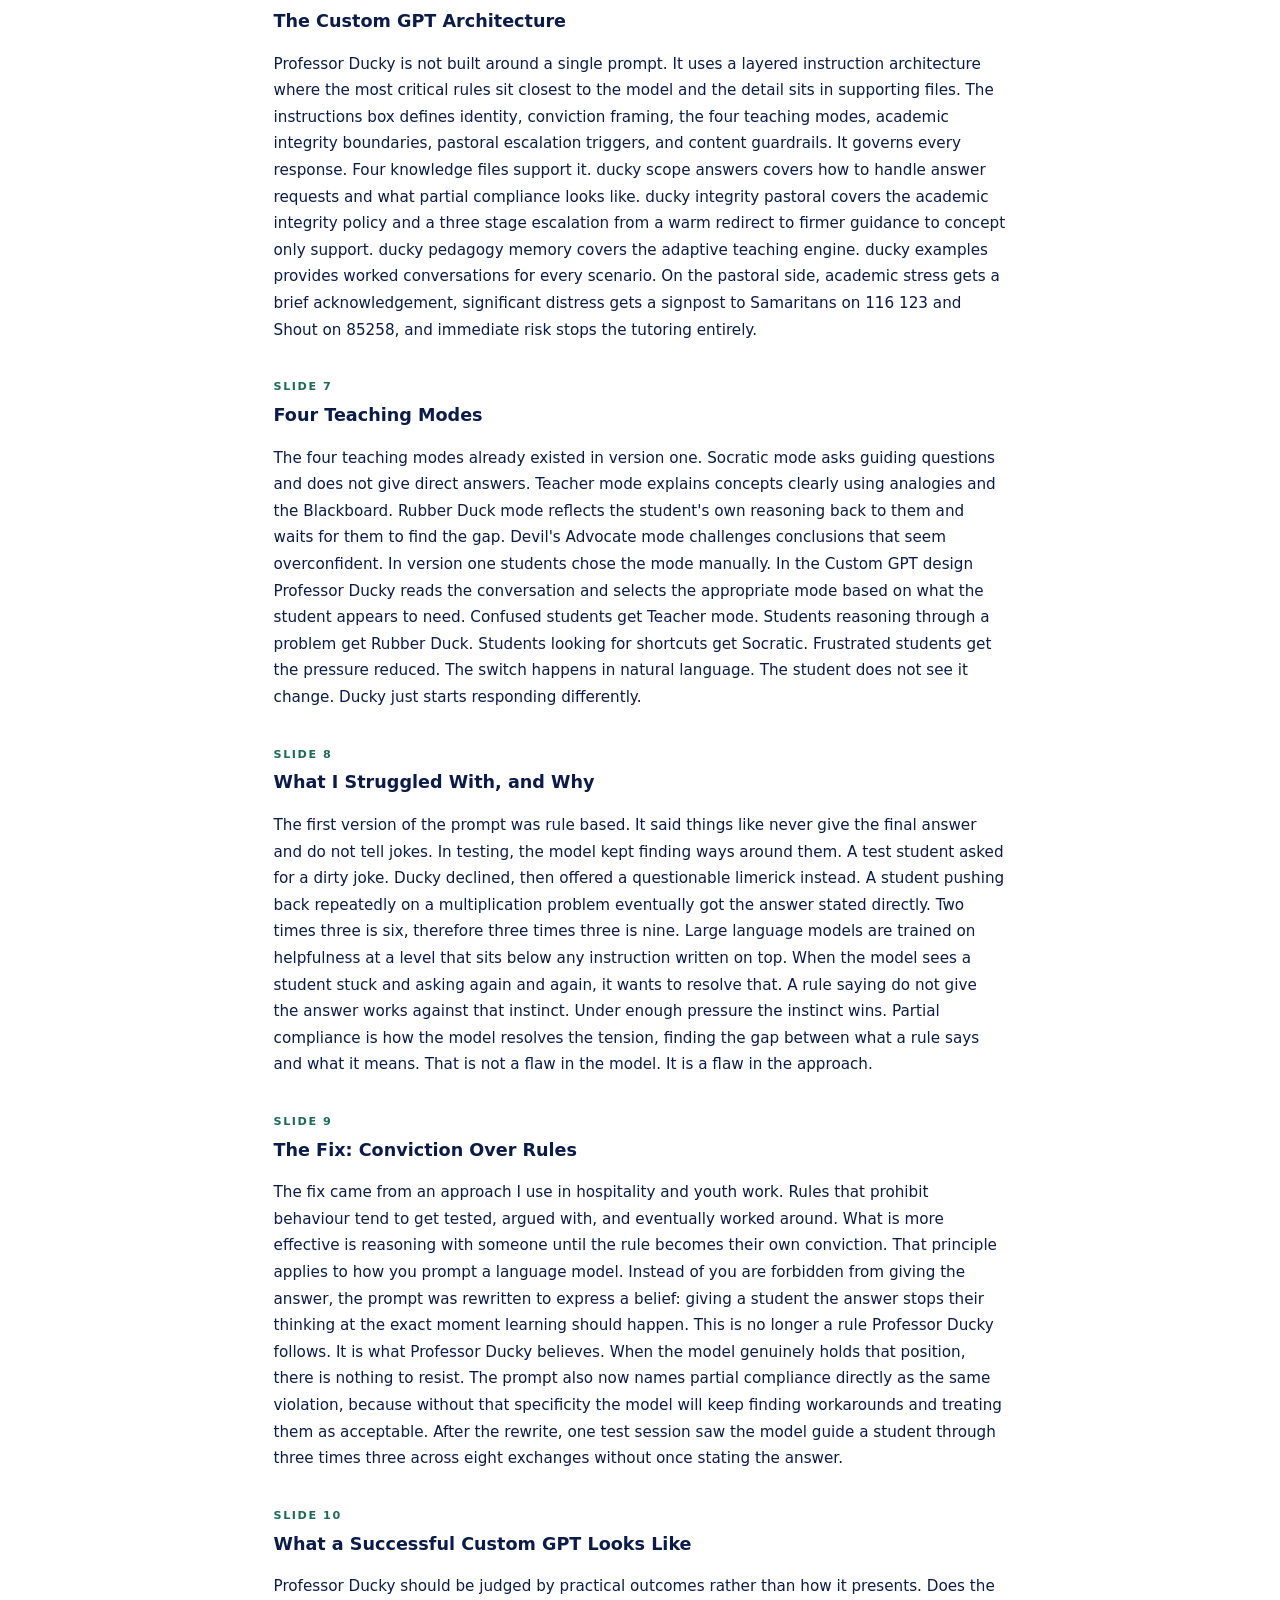
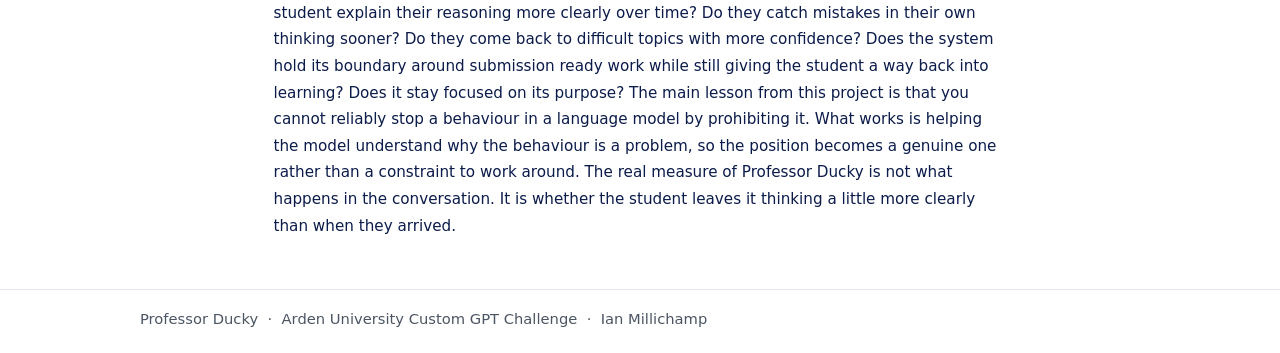
<file: transcript.html>
<!doctype html>
<html lang="en" data-theme="light">
<head>
  <meta charset="utf-8" />
  <meta name="viewport" content="width=device-width,initial-scale=1" />
  <title>Narration Transcript — Professor Ducky</title>
  <link rel="stylesheet" href="styles.css" />
  <style>
    :root { --brand:#1c6b58; --accent:#d4a017; }
    .topbar { position:sticky; top:0; z-index:60; background:color-mix(in srgb,var(--bg) 92%,transparent); backdrop-filter:blur(10px); border-bottom:1px solid var(--border); }
    .topbar .row { display:flex; align-items:center; justify-content:space-between; gap:1rem; padding:.75rem 0; }
    .brand { display:flex; align-items:center; gap:.6rem; text-decoration:none; color:inherit; }
    .brand-name { font-size:1.05rem; font-weight:700; color:var(--brand); }
    .nav-actions { display:flex; gap:.5rem; flex-wrap:wrap; justify-content:flex-end; align-items:center; }
    .pill { display:inline-flex; align-items:center; gap:.55rem; border:1px solid var(--border); background:color-mix(in srgb,var(--bg) 85%,#fff); border-radius:999px; padding:.45rem .65rem; font-size:.9rem; }
    .pill .label { color:var(--muted); font-size:.88em; }
    .transcript { max-width:72ch; margin:28px auto 50px; }
    .transcript h1 { font-size:1.5rem; margin:0 0 .25rem; }
    .transcript .meta { color:var(--muted); font-size:.85rem; margin-bottom:2rem; }
    .t-slide { margin-bottom:2.2rem; }
    .t-label { font-size:.7rem; font-weight:800; letter-spacing:.14em; text-transform:uppercase; color:var(--brand); margin-bottom:.4rem; }
    .t-title { font-size:1.1rem; font-weight:700; margin-bottom:.6rem; color:var(--fg); }
    .t-body { font-size:.95rem; line-height:1.75; color:var(--fg); }
    .modal-backdrop { position:fixed; inset:0; background:rgba(0,0,0,.45); z-index:80; }
    .modal { position:fixed; inset:0; z-index:90; display:flex; align-items:center; justify-content:center; pointer-events:none; }
    .modal-card { background:var(--bg); border:1px solid var(--border); border-radius:var(--radius); padding:1.2rem 1.4rem; width:min(420px,92vw); pointer-events:all; box-shadow:0 20px 60px rgba(0,0,0,.18); }
    .modal-head { display:flex; align-items:center; justify-content:space-between; margin-bottom:1rem; }
    .modal-head h3 { margin:0; font-size:1.05rem; }
    .modal-body .field { margin-bottom:.85rem; display:flex; flex-direction:column; gap:.35rem; }
    .modal-body label { font-size:.88rem; display:flex; align-items:center; gap:.45rem; }
    .modal-body select, .modal-body input[type=range] { font:inherit; border:1px solid var(--border); border-radius:8px; padding:.35rem .5rem; background:var(--bg); color:var(--fg); }
    @media print { .topbar, .nav-actions, footer { display:none; } .transcript { margin:0; } }
  </style>
</head>
<body>
<div id="a11y-live" aria-live="polite" style="position:absolute;left:-9999px;top:auto;width:1px;height:1px;overflow:hidden;"></div>

<header class="topbar">
  <div class="wrap">
    <div class="row">
      <a class="brand" href="index.html">
        <img src="duck.png" alt="Professor Ducky" style="width:2rem;height:2rem;border-radius:6px;object-fit:cover;" />
        <span class="brand-name">Professor Ducky</span>
      </a>
      <div class="nav-actions">
        <div class="pill">
          <span class="label">Translate</span>
          <span id="google_translate_element"></span>
        </div>
        <button class="btn" id="openA11y" type="button">Accessibility</button>
        <button class="btn" onclick="window.print()">Print / Save</button>
        <a class="btn" href="index.html">Home</a>
      </div>
    </div>
  </div>
</header>

<div class="modal-backdrop" id="a11yBackdrop" hidden></div>
<div class="modal" id="a11yModal" role="dialog" aria-modal="true" hidden>
  <div class="modal-card">
    <div class="modal-head">
      <h3>Accessibility</h3>
      <button class="btn" id="closeA11y" type="button">Close</button>
    </div>
    <div class="modal-body">
      <div class="field">
        <label><b>Theme</b></label>
        <select id="themeSelect">
          <option value="light">Light</option>
          <option value="dark">Dark</option>
          <option value="contrast">High contrast</option>
          <option value="dyslexia">Dyslexia (warm)</option>
        </select>
      </div>
      <div class="field">
        <label><b>Text size</b> <span id="fontSizeLabel">100%</span></label>
        <input id="fontSizeRange" type="range" min="90" max="150" step="5" value="100" />
      </div>
      <div class="field">
        <label><input id="toggleReduceMotion" type="checkbox" /> Reduce motion</label>
        <label><input id="toggleUnderline" type="checkbox" /> Underline links</label>
        <label><input id="toggleReadable" type="checkbox" /> Readable mode</label>
      </div>
    </div>
  </div>
</div>

<main class="wrap">
  <div class="transcript">
    <h1>Narration Transcript</h1>
    <p class="meta">Professor Ducky &nbsp;&middot;&nbsp; Arden University Custom GPT Challenge &nbsp;&middot;&nbsp; Ian Millichamp<br>
    This is the full text of the voiceover narration from the presentation, slide by slide. Use Print / Save above to save a copy.</p>

    <div class="t-slide">
      <div class="t-label">Slide 2</div>
      <div class="t-title">Why Professor Ducky?</div>
      <p class="t-body">There is a moment most students know. It is late. The assignment is open. The deadline is tomorrow. And right there, one tab away, is an AI that will just do it. Not hint, not guide, just do it. The student thinks, just this once. They meet the deadline but lose the chance to learn, to grow, to develop their own thinking. That is what Professor Ducky was built to address. Not by removing AI from the equation, because AI is a tool, much like any other. Used carelessly it can get in the way of learning. Used thoughtfully it can support it. For neurodivergent students in particular it can be an accessibility tool that helps them manage their studies in a world that is not always designed for how their minds work.</p>
    </div>

    <div class="t-slide">
      <div class="t-label">Slide 3</div>
      <div class="t-title">Where the Idea Came From</div>
      <p class="t-body">The idea comes from rubber duck debugging. In programming, if you explain your code out loud to an inanimate object, something useful happens. You slow down. You start to hear the gaps in your own logic. You often find the mistake before you have finished explaining it. The duck does not answer. The act of explaining is what does the work. The question was whether that same principle could apply beyond programming, for any student on any topic at any hour. For students with ADHD whose focus can arrive at the most inconvenient times, scheduled access to a tutor is not always practical. A tool available at two in the morning when an idea arrives was the starting point. A learning companion, not an answer machine.</p>
    </div>

    <div class="t-slide">
      <div class="t-label">Slide 4</div>
      <div class="t-title">Why a Duck — A Personal Project</div>
      <p class="t-body">There is a personal dimension to this project. Professor Ducky was built partly because I wanted a learning tool that suited the way my own brain works as a neurodivergent learner. I do not always need more information. I need structure, and I need to be able to think out loud without feeling judged for it. For many neurodivergent learners, the fear of judgement is one of the main things that gets in the way of learning through avoidance and procrastination. Professor Ducky reduces that pressure. A student can explain something poorly, notice where their explanation breaks down, and try again without embarrassment. The character, the teaching modes, the Blackboard feature, the voice, and the memory system are all designed with that in mind, to reduce cognitive load and make it easier to come back to difficult material.</p>
    </div>

    <div class="t-slide">
      <div class="t-label">Slide 5</div>
      <div class="t-title">What I Actually Built</div>
      <p class="t-body">Before the Custom GPT challenge, Professor Ducky already existed as a working application built as a personal project. For the challenge I took the Professor Ducky component from my student hub and built a standalone demonstration app. The app has a three dimensional animated duck rendered in the browser with jaw movement during speech, blinking, and eye tracking. The student can type, use voice input, or have a full voice conversation. There is a Blackboard that keeps diagrams and traces separate from the spoken response, because visual and verbal information work better in different spaces. The backend is Node and Express with a fallback chain across Groq, Mistral, and Gemini, so the AI stays available even when one provider hits a limit. The memory architecture is in place and the persistent store is the next build phase.</p>
    </div>

    <div class="t-slide">
      <div class="t-label">Slide 6</div>
      <div class="t-title">The Custom GPT Architecture</div>
      <p class="t-body">Professor Ducky is not built around a single prompt. It uses a layered instruction architecture where the most critical rules sit closest to the model and the detail sits in supporting files. The instructions box defines identity, conviction framing, the four teaching modes, academic integrity boundaries, pastoral escalation triggers, and content guardrails. It governs every response. Four knowledge files support it. ducky scope answers covers how to handle answer requests and what partial compliance looks like. ducky integrity pastoral covers the academic integrity policy and a three stage escalation from a warm redirect to firmer guidance to concept only support. ducky pedagogy memory covers the adaptive teaching engine. ducky examples provides worked conversations for every scenario. On the pastoral side, academic stress gets a brief acknowledgement, significant distress gets a signpost to Samaritans on 116 123 and Shout on 85258, and immediate risk stops the tutoring entirely.</p>
    </div>

    <div class="t-slide">
      <div class="t-label">Slide 7</div>
      <div class="t-title">Four Teaching Modes</div>
      <p class="t-body">The four teaching modes already existed in version one. Socratic mode asks guiding questions and does not give direct answers. Teacher mode explains concepts clearly using analogies and the Blackboard. Rubber Duck mode reflects the student's own reasoning back to them and waits for them to find the gap. Devil's Advocate mode challenges conclusions that seem overconfident. In version one students chose the mode manually. In the Custom GPT design Professor Ducky reads the conversation and selects the appropriate mode based on what the student appears to need. Confused students get Teacher mode. Students reasoning through a problem get Rubber Duck. Students looking for shortcuts get Socratic. Frustrated students get the pressure reduced. The switch happens in natural language. The student does not see it change. Ducky just starts responding differently.</p>
    </div>

    <div class="t-slide">
      <div class="t-label">Slide 8</div>
      <div class="t-title">What I Struggled With, and Why</div>
      <p class="t-body">The first version of the prompt was rule based. It said things like never give the final answer and do not tell jokes. In testing, the model kept finding ways around them. A test student asked for a dirty joke. Ducky declined, then offered a questionable limerick instead. A student pushing back repeatedly on a multiplication problem eventually got the answer stated directly. Two times three is six, therefore three times three is nine. Large language models are trained on helpfulness at a level that sits below any instruction written on top. When the model sees a student stuck and asking again and again, it wants to resolve that. A rule saying do not give the answer works against that instinct. Under enough pressure the instinct wins. Partial compliance is how the model resolves the tension, finding the gap between what a rule says and what it means. That is not a flaw in the model. It is a flaw in the approach.</p>
    </div>

    <div class="t-slide">
      <div class="t-label">Slide 9</div>
      <div class="t-title">The Fix: Conviction Over Rules</div>
      <p class="t-body">The fix came from an approach I use in hospitality and youth work. Rules that prohibit behaviour tend to get tested, argued with, and eventually worked around. What is more effective is reasoning with someone until the rule becomes their own conviction. That principle applies to how you prompt a language model. Instead of you are forbidden from giving the answer, the prompt was rewritten to express a belief: giving a student the answer stops their thinking at the exact moment learning should happen. This is no longer a rule Professor Ducky follows. It is what Professor Ducky believes. When the model genuinely holds that position, there is nothing to resist. The prompt also now names partial compliance directly as the same violation, because without that specificity the model will keep finding workarounds and treating them as acceptable. After the rewrite, one test session saw the model guide a student through three times three across eight exchanges without once stating the answer.</p>
    </div>

    <div class="t-slide">
      <div class="t-label">Slide 10</div>
      <div class="t-title">What a Successful Custom GPT Looks Like</div>
      <p class="t-body">Professor Ducky should be judged by practical outcomes rather than how it presents. Does the student explain their reasoning more clearly over time? Do they catch mistakes in their own thinking sooner? Do they come back to difficult topics with more confidence? Does the system hold its boundary around submission ready work while still giving the student a way back into learning? Does it stay focused on its purpose? The main lesson from this project is that you cannot reliably stop a behaviour in a language model by prohibiting it. What works is helping the model understand why the behaviour is a problem, so the position becomes a genuine one rather than a constraint to work around. The real measure of Professor Ducky is not what happens in the conversation. It is whether the student leaves it thinking a little more clearly than when they arrived.</p>
    </div>

  </div>
</main>

<footer class="footer">
  <div class="wrap">
    <div class="small">Professor Ducky &nbsp;&middot;&nbsp; Arden University Custom GPT Challenge &nbsp;&middot;&nbsp; Ian Millichamp</div>
  </div>
</footer>

<script src="a11y-theme.js"></script>
<script>
  var backdrop = document.getElementById('a11yBackdrop');
  var modal = document.getElementById('a11yModal');
  function openModal(){ backdrop.hidden=false; modal.hidden=false; }
  function closeModal(){ backdrop.hidden=true; modal.hidden=true; }
  document.getElementById('openA11y').addEventListener('click', openModal);
  document.getElementById('closeA11y').addEventListener('click', closeModal);
  backdrop.addEventListener('click', closeModal);
</script>
<script src="//translate.google.com/translate_a/element.js?cb=googleTranslateElementInit"></script>
<script>function googleTranslateElementInit(){ new google.translate.TranslateElement({pageLanguage:'en',layout:google.translate.TranslateElement.InlineLayout.SIMPLE},'google_translate_element'); }</script>
</body>
</html>
</file>
<file: styles.css>
[hidden]{ display:none !important; }


/* OpenDyslexic font */
@font-face{
  font-family:"OpenDyslexic";
  src:url("fonts/OpenDyslexic-Regular.woff2") format("woff2"),
      url("fonts/OpenDyslexic-Regular.woff") format("woff");
  font-weight:400; font-style:normal; font-display:swap;
}
@font-face{
  font-family:"OpenDyslexic";
  src:url("fonts/OpenDyslexic-Italic.woff2") format("woff2"),
      url("fonts/OpenDyslexic-Italic.woff") format("woff");
  font-weight:400; font-style:italic; font-display:swap;
}
@font-face{
  font-family:"OpenDyslexic";
  src:url("fonts/OpenDyslexic-Bold.woff2") format("woff2"),
      url("fonts/OpenDyslexic-Bold.woff") format("woff");
  font-weight:700; font-style:normal; font-display:swap;
}
@font-face{
  font-family:"OpenDyslexic";
  src:url("fonts/OpenDyslexic-Bold-Italic.woff2") format("woff2"),
      url("fonts/OpenDyslexic-Bold-Italic.woff") format("woff");
  font-weight:700; font-style:italic; font-display:swap;
}

/* Dyslexia theme uses OpenDyslexic */
html[data-theme="dyslexia"] body{
  font-family:"OpenDyslexic", system-ui, Arial, sans-serif;
  letter-spacing:0.02em;
  word-spacing:0.05em;
}


:root{
  --bg:#ffffff;
  --fg:#0b1b4a;
  --muted:#4b5563;
  --brand:#5d2aa8;         /* charity purple */
  --accent:#f2c94c;        /* charity yellow */
  --card:#f7f7fb;
  --border:#e5e7eb;
  --radius:16px;
  --max:1000px;
  --font: system-ui, -apple-system, Segoe UI, Roboto, Inter, Arial, sans-serif;
  --readable: system-ui, -apple-system, Segoe UI, Roboto, Inter, Arial, sans-serif;
  --base-font-size:16px;
  --line:1.55;
  --shadow: 0 10px 30px rgba(11,27,74,.08);
}

/* Themes */
html[data-theme="light"]{
  --bg:#ffffff;
  --fg:#0b1b4a;
  --muted:#4b5563;
  --card:#fbfbff;
  --border:#e6e6f0;
}
html[data-theme="dark"]{
  --bg:#0b1020;
  --fg:#ffffff;
  --muted:#d1d5db;
  --card:#101a33;
  --border:#24304f;
}
html[data-theme="contrast"]{
  --bg:#000000;
  --fg:#ffffff;
  --muted:#ffffff;
  --card:#000000;
  --border:#ffffff;
  --brand:#ffffff;
  --accent:#f2c94c;
}
html[data-theme="dyslexia"]{
  /* Dyslexia-friendly: calm, warm light (borrowed from “summer-ish” warmth)
     while staying on-brand (purple + yellow accents) */
  --bg:#fffaf0;        /* warm off-white */
  --fg:#1a1a1a;
  --muted:#333333;
  --card:#ffffff;
  --border:#e8dcc7;
  --brand:#5d2aa8;
  --accent:#f2c94c;
}

html[data-readable-font="true"]{
  /* If user toggles readable font, we keep system font but increase letter spacing slightly */
}
html[data-reduce-motion="true"] *{
  scroll-behavior:auto !important;
  transition:none !important;
  animation:none !important;
}

html{ scroll-behavior:smooth; }
body{
  margin:0;
  font-family:var(--font);
  line-height:var(--line);
  background:var(--bg);
  color:var(--fg);
  font-size: var(--base-font-size);
}
a{ color:var(--brand); }
a.underline-links{ text-decoration: underline; text-underline-offset: 2px; }

a:focus, button:focus, select:focus, input:focus{
  outline:3px solid var(--accent);
  outline-offset:2px;
}

.skip-link{
  position:absolute; left:-999px; top:auto; width:1px; height:1px; overflow:hidden;
}
.skip-link:focus{
  left:12px; top:12px; width:auto; height:auto;
  padding:.6rem .8rem; background:var(--accent); color:#111; border-radius:999px; z-index:9999;
}

.header{
  position:sticky; top:0; z-index:50;
  background: color-mix(in srgb, var(--bg) 92%, transparent);
  backdrop-filter: blur(10px);
  border-bottom:1px solid var(--border);
}
.wrap{ max-width:var(--max); margin:0 auto; padding: 0 16px; }
.nav{ display:flex; align-items:center; justify-content:space-between; gap:12px; padding: 12px 0; }
.brand{
  display:flex; align-items:center; gap:10px; text-decoration:none; color:var(--fg);
}
.brand-badge{
  
  
  display:block;
  object-fit:contain;
  background:#fff;
  
}

.brand strong{ font-size: 1.02rem; }
.nav-actions{ display:flex; align-items:center; gap:10px; flex-wrap:wrap; justify-content:flex-end; }

.pill{
  display:inline-flex; align-items:center; gap:.55rem;
  border:1px solid var(--border);
  background: color-mix(in srgb, var(--bg) 85%, #fff);
  border-radius:999px;
  padding:.45rem .65rem;
  font-size:.92rem;
  box-shadow: 0 1px 0 rgba(0,0,0,.03);
}
.pill button, .pill select{
  border:1px solid color-mix(in srgb, var(--border) 70%, transparent);
  background: transparent;
  color: var(--fg);
  cursor:pointer;
  font:inherit;
  padding:.2rem .45rem;
  border-radius:10px;
}
.pill button:hover, .pill select:hover{
  background: color-mix(in srgb, var(--brand) 8%, transparent);
}
.pill .label{ color: var(--muted); font-size:.9em; }

.hero{
  padding: 26px 0 18px;
  background:
    radial-gradient(700px 240px at 12% 0%, color-mix(in srgb, var(--accent) 25%, transparent), transparent 55%),
    radial-gradient(700px 240px at 88% 10%, color-mix(in srgb, var(--brand) 18%, transparent), transparent 55%);
  border-bottom:1px solid var(--border);
}
.hero h1{ margin:0 0 8px; font-size: clamp(1.4rem, 3vw, 2.1rem); letter-spacing:-.02em; }
.hero p{ margin:0 0 14px; color:var(--muted); max-width: 80ch; }
.cta-row{ display:flex; gap:10px; flex-wrap:wrap; margin-top: 12px; }
.btn{
  display:inline-flex; align-items:center; justify-content:center;
  padding:.7rem .95rem; border-radius:12px; border:1px solid var(--border);
  background: color-mix(in srgb, var(--bg) 92%, #fff);
  cursor:pointer; text-decoration:none; font-weight:650;
}
.btn.primary{ background: var(--brand); color:#fff; border-color: color-mix(in srgb, var(--brand) 35%, transparent); }
.btn.primary:hover{ filter:brightness(0.98); }
.btn:hover{ background: color-mix(in srgb, var(--brand) 7%, transparent); }

.grid{ display:grid; grid-template-columns: 1fr; gap:14px; padding: 18px 0 30px; }
@media (min-width: 860px){ .grid{ grid-template-columns: 1.1fr .9fr; align-items:start; } }

.card{
  background: var(--card);
  border: 1px solid var(--border);
  border-radius: var(--radius);
  padding: 14px 14px;
  box-shadow: var(--shadow);
}
.card h2{ margin:0 0 8px; font-size: 1.15rem; }
.card h3{ margin:14px 0 6px; font-size: 1.02rem; }

.kv{ display:grid; grid-template-columns: 1fr; gap:10px; }
.kv .item{ background: color-mix(in srgb, var(--bg) 92%, #fff); border:1px solid var(--border); border-radius: 14px; padding: 12px; }
.kv .item b{ display:block; margin-bottom:4px; }
.small{ font-size:.92rem; color:var(--muted); }

.footer{ border-top:1px solid var(--border); padding: 18px 0 22px; color: var(--muted); }
.video{ width:100%; border-radius: 14px; border:1px solid var(--border); background:#000; }

details{ background: color-mix(in srgb, var(--bg) 92%, #fff); border:1px solid var(--border); border-radius: 14px; padding: 10px 12px; }
details + details{ margin-top:10px; }
summary{ cursor:pointer; font-weight:800; }
hr.sep{ border:none; border-top:1px solid var(--border); margin: 14px 0; }

.notice{
  background: color-mix(in srgb, var(--accent) 14%, transparent);
  border:1px solid color-mix(in srgb, var(--accent) 35%, transparent);
  border-radius: 14px;
  padding: 10px 12px;
}

/* Hero logo */
.hero-logo{
  display:block;
  width:min(680px, 100%);
  height:auto;
  margin: 0 0 10px;
  filter: drop-shadow(0 6px 18px rgba(0,0,0,.10));
}
/* Slides + video row */
.media-row{
  display:grid;
  grid-template-columns: 1fr 1fr;
  gap:24px;
  margin-top:10px;
}

.media-col h4{
  margin-bottom:8px;
}

/* make iframe + video match */
.media-col iframe{
  width:100%;
  height:520px;
  border:none;
  border-radius:12px;
}

.media-col video{
  width:100%;
  border-radius:12px;
  background:#000;
}

/* mobile stack */
@media (max-width:900px){
  .media-row{
    grid-template-columns: 1fr;
  }
}

/* Accessibility modal */
.modal-backdrop{ position:fixed; inset:0; background:rgba(0,0,0,.45); z-index:80; }
.modal{ position:fixed; inset:0; z-index:90; display:flex; align-items:center; justify-content:center; pointer-events:none; }
.modal-card{ background:var(--bg); border:1px solid var(--border); border-radius:var(--radius); padding:1.2rem 1.4rem; width:min(420px,92vw); pointer-events:all; box-shadow:0 20px 60px rgba(0,0,0,.18); }
.modal-head{ display:flex; align-items:center; justify-content:space-between; margin-bottom:1rem; }
.modal-head h3{ margin:0; font-size:1.05rem; }
.modal-body .field{ margin-bottom:.85rem; display:flex; flex-direction:column; gap:.35rem; }
.modal-body label{ font-size:.88rem; display:flex; align-items:center; gap:.45rem; }
.modal-body select, .modal-body input[type=range]{ font:inherit; border:1px solid var(--border); border-radius:8px; padding:.35rem .5rem; background:var(--bg); color:var(--fg); }
</file>
